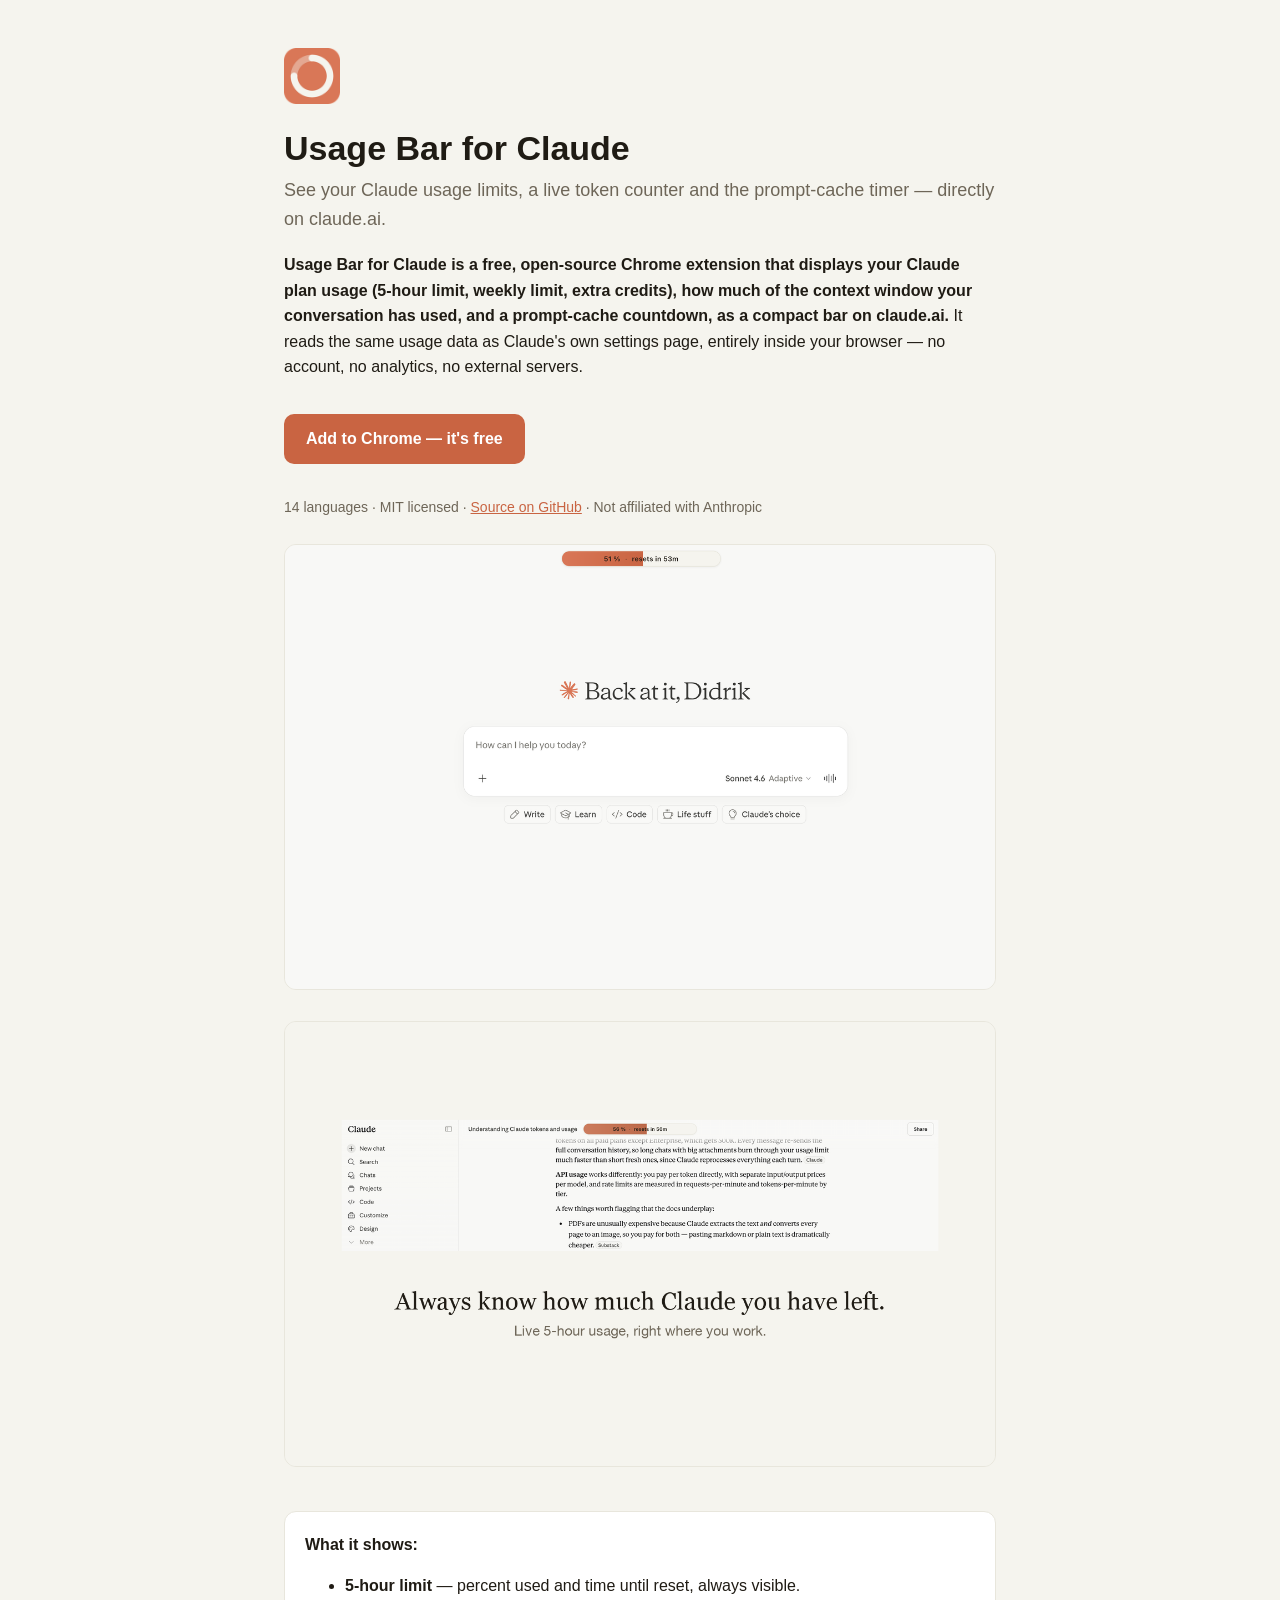
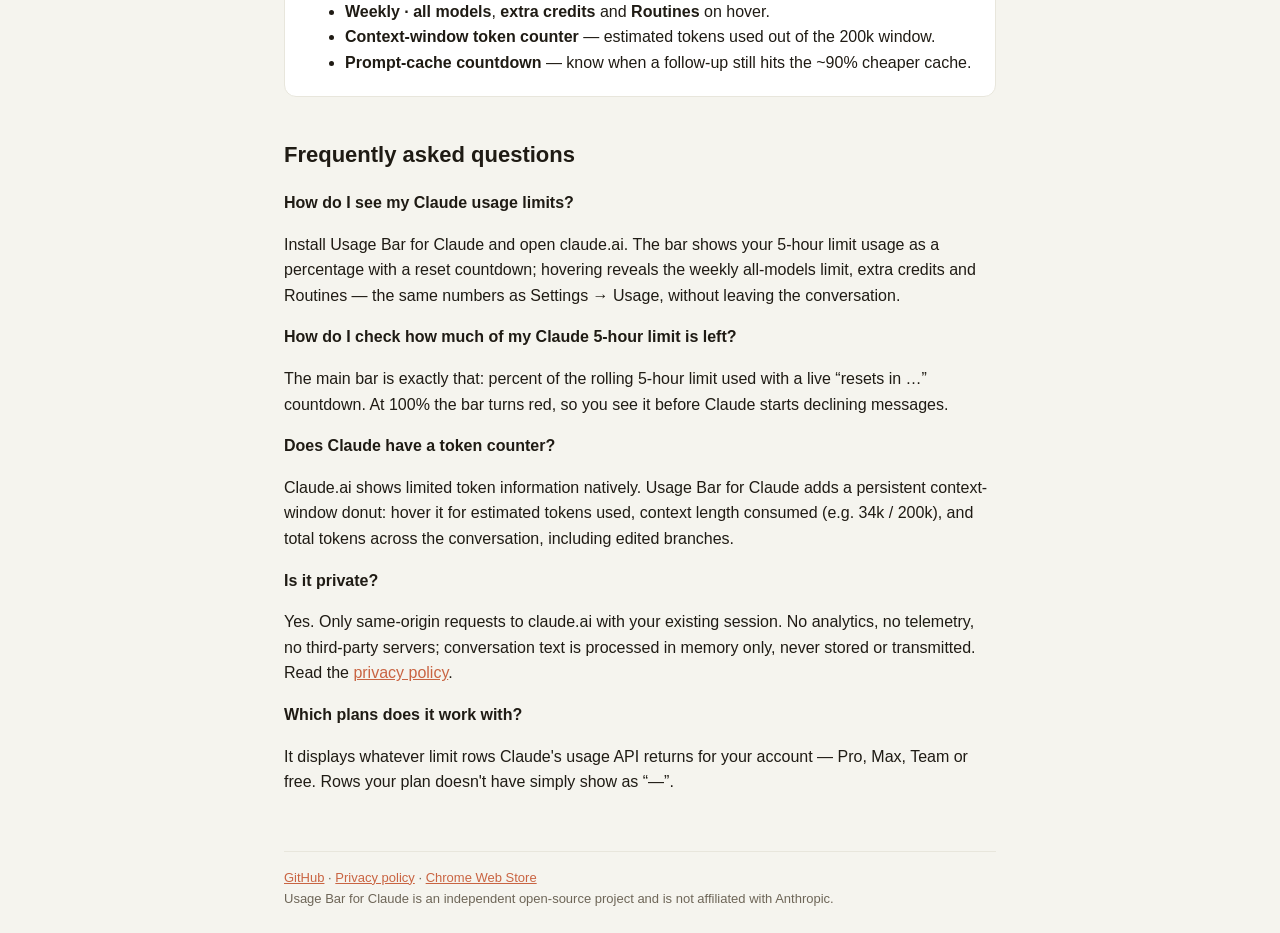
<file: index.html>
<!DOCTYPE html>
<html lang="en">
<head>
  <meta charset="UTF-8">
  <meta name="viewport" content="width=device-width, initial-scale=1">
  <title>Usage Bar for Claude — see your Claude usage limits, token counter & context window on claude.ai</title>
  <meta name="description" content="Usage Bar for Claude is a free, open-source Chrome extension that shows Claude plan usage limits (5-hour limit, weekly limit), a live token counter for the context window, and a prompt-cache countdown directly on claude.ai.">
  <link rel="canonical" href="https://disi910.github.io/claude-usage-bar/">
  <meta property="og:title" content="Usage Bar for Claude — Claude usage limits & token counter">
  <meta property="og:description" content="Free Chrome extension: see your Claude 5-hour limit, weekly limit, context-window token counter and prompt-cache timer directly on claude.ai. No analytics, no servers.">
  <meta property="og:type" content="website">
  <meta property="og:url" content="https://disi910.github.io/claude-usage-bar/">
  <meta property="og:image" content="https://disi910.github.io/claude-usage-bar/screenshots/01-home-1280.png">
  <!-- Google Analytics: create a second web stream for disi910.github.io in the
       same GA4 property as the Chrome Web Store stream, then replace the
       G-XXXXXXXXXX below (both places) with that stream's measurement ID. -->
  <!--
  <script async src="https://www.googletagmanager.com/gtag/js?id=G-XXXXXXXXXX"></script>
  <script>
    window.dataLayer = window.dataLayer || [];
    function gtag(){dataLayer.push(arguments);}
    gtag('js', new Date());
    gtag('config', 'G-XXXXXXXXXX');
  </script>
  -->
  <script type="application/ld+json">
  {
    "@context": "https://schema.org",
    "@type": "SoftwareApplication",
    "name": "Usage Bar for Claude",
    "operatingSystem": "Chrome",
    "applicationCategory": "BrowserApplication",
    "offers": { "@type": "Offer", "price": "0", "priceCurrency": "USD" },
    "aggregateRating": { "@type": "AggregateRating", "ratingValue": "5.0", "ratingCount": "1" },
    "description": "A free, open-source Chrome extension that shows Claude plan usage limits (5-hour limit, weekly limit, extra credits), a live token counter for the context window, and a prompt-cache countdown directly on claude.ai.",
    "url": "https://disi910.github.io/claude-usage-bar/",
    "installUrl": "https://chromewebstore.google.com/detail/usage-bar-for-claude/imblbfhdbdecholhjbagcjahdkhidneb",
    "license": "https://opensource.org/licenses/MIT",
    "author": { "@type": "Person", "name": "Didrik Sivertsen" }
  }
  </script>
  <script type="application/ld+json">
  {
    "@context": "https://schema.org",
    "@type": "FAQPage",
    "mainEntity": [
      {
        "@type": "Question",
        "name": "How do I see my Claude usage limits?",
        "acceptedAnswer": { "@type": "Answer", "text": "Install Usage Bar for Claude, a free Chrome extension, and open claude.ai. It shows your 5-hour limit usage as a percentage with a reset countdown, and a hover panel with your weekly all-models limit, extra credits and Routines usage — the same numbers as Claude's Settings → Usage page, always visible." }
      },
      {
        "@type": "Question",
        "name": "How do I check how much of my Claude 5-hour limit is left?",
        "acceptedAnswer": { "@type": "Answer", "text": "The extension's main bar shows the percent of the rolling 5-hour limit used with a live 'resets in' countdown, and turns red at 100% so you see it before Claude starts declining messages." }
      },
      {
        "@type": "Question",
        "name": "Does Claude have a token counter?",
        "acceptedAnswer": { "@type": "Answer", "text": "Claude.ai shows limited token information natively. Usage Bar for Claude adds a persistent context-window donut: hover it to see estimated tokens used, context length consumed (for example 34k / 200k), and total tokens across the conversation." }
      },
      {
        "@type": "Question",
        "name": "Is Usage Bar for Claude private?",
        "acceptedAnswer": { "@type": "Answer", "text": "Yes. It makes only same-origin requests to claude.ai using your existing session. No analytics, no telemetry, no third-party servers. Conversation text is processed in memory only to estimate tokens and is never stored or transmitted." }
      },
      {
        "@type": "Question",
        "name": "Is Usage Bar for Claude free?",
        "acceptedAnswer": { "@type": "Answer", "text": "Yes — free and open source under the MIT license. Install it from the Chrome Web Store or load it from source on GitHub." }
      }
    ]
  }
  </script>
  <style>
    :root {
      --coral: #C96442;
      --fg: #1F1B14;
      --muted: #6E6658;
      --bg: #F5F4EE;
      --surface: #FFFFFF;
      --border: #E8E6DC;
    }
    @media (prefers-color-scheme: dark) {
      :root {
        --coral: #D97757;
        --fg: #F0EDE5;
        --muted: #B8B0A2;
        --bg: #2C2A26;
        --surface: #3A3631;
        --border: #4A453E;
      }
    }
    * { box-sizing: border-box; }
    body {
      font-family: "Helvetica Neue", Helvetica, Arial, sans-serif;
      max-width: 760px;
      margin: 0 auto;
      padding: 48px 24px 24px;
      color: var(--fg);
      background: var(--bg);
      line-height: 1.6;
    }
    h1 { font-size: 34px; line-height: 1.2; margin: 16px 0 8px; }
    h2 { font-size: 22px; margin-top: 40px; }
    h3 { font-size: 16px; margin-bottom: 4px; }
    a { color: var(--coral); }
    .tagline { font-size: 18px; color: var(--muted); margin-top: 0; }
    .cta {
      display: inline-block;
      margin: 18px 0;
      padding: 12px 22px;
      background: var(--coral);
      color: #fff;
      border-radius: 10px;
      font-weight: 600;
      text-decoration: none;
    }
    .cta:hover { filter: brightness(1.07); }
    .meta { font-size: 14px; color: var(--muted); }
    img.shot {
      width: 100%;
      border-radius: 12px;
      border: 1px solid var(--border);
      margin: 12px 0;
    }
    .facts {
      background: var(--surface);
      border: 1px solid var(--border);
      border-radius: 12px;
      padding: 4px 20px;
      margin: 24px 0;
    }
    footer {
      margin-top: 56px;
      padding-top: 16px;
      border-top: 1px solid var(--border);
      font-size: 13px;
      color: var(--muted);
    }
  </style>
</head>
<body>
  <img src="icon128.png" width="56" height="56" alt="Usage Bar for Claude icon">
  <h1>Usage Bar for Claude</h1>
  <p class="tagline">See your Claude usage limits, a live token counter and the prompt-cache timer — directly on claude.ai.</p>

  <p><strong>Usage Bar for Claude is a free, open-source Chrome extension that displays your Claude plan usage
  (5-hour limit, weekly limit, extra credits), how much of the context window your conversation
  has used, and a prompt-cache countdown, as a compact bar on claude.ai.</strong> It reads the same
  usage data as Claude's own settings page, entirely inside your browser — no account, no analytics,
  no external servers.</p>

  <a class="cta" href="https://chromewebstore.google.com/detail/usage-bar-for-claude/imblbfhdbdecholhjbagcjahdkhidneb">Add to Chrome — it's free</a>
  <p class="meta">14 languages · MIT licensed · <a href="https://github.com/disi910/claude-usage-bar">Source on GitHub</a> · Not affiliated with Anthropic</p>

  <img class="shot" src="screenshots/01-home-1280.png" alt="Usage Bar for Claude showing the plan usage hover panel on claude.ai">
  <img class="shot" src="screenshots/03-closeup-1280.png" alt="Close-up of the usage bar inside the claude.ai chat box with context-window donut and cache timer">

  <div class="facts">
    <p><strong>What it shows:</strong></p>
    <ul>
      <li><strong>5-hour limit</strong> — percent used and time until reset, always visible.</li>
      <li><strong>Weekly · all models</strong>, <strong>extra credits</strong> and <strong>Routines</strong> on hover.</li>
      <li><strong>Context-window token counter</strong> — estimated tokens used out of the 200k window.</li>
      <li><strong>Prompt-cache countdown</strong> — know when a follow-up still hits the ~90% cheaper cache.</li>
    </ul>
  </div>

  <h2>Frequently asked questions</h2>

  <h3>How do I see my Claude usage limits?</h3>
  <p>Install Usage Bar for Claude and open claude.ai. The bar shows your 5-hour limit usage as a
  percentage with a reset countdown; hovering reveals the weekly all-models limit, extra credits and
  Routines — the same numbers as Settings → Usage, without leaving the conversation.</p>

  <h3>How do I check how much of my Claude 5-hour limit is left?</h3>
  <p>The main bar is exactly that: percent of the rolling 5-hour limit used with a live
  “resets in …” countdown. At 100% the bar turns red, so you see it before Claude starts
  declining messages.</p>

  <h3>Does Claude have a token counter?</h3>
  <p>Claude.ai shows limited token information natively. Usage Bar for Claude adds a persistent
  context-window donut: hover it for estimated tokens used, context length consumed
  (e.g. 34k / 200k), and total tokens across the conversation, including edited branches.</p>

  <h3>Is it private?</h3>
  <p>Yes. Only same-origin requests to claude.ai with your existing session. No analytics, no
  telemetry, no third-party servers; conversation text is processed in memory only, never stored
  or transmitted. Read the <a href="privacy-policy.html">privacy policy</a>.</p>

  <h3>Which plans does it work with?</h3>
  <p>It displays whatever limit rows Claude's usage API returns for your account — Pro, Max, Team
  or free. Rows your plan doesn't have simply show as “—”.</p>

  <footer>
    <a href="https://github.com/disi910/claude-usage-bar">GitHub</a> ·
    <a href="privacy-policy.html">Privacy policy</a> ·
    <a href="https://chromewebstore.google.com/detail/usage-bar-for-claude/imblbfhdbdecholhjbagcjahdkhidneb">Chrome Web Store</a><br>
    Usage Bar for Claude is an independent open-source project and is not affiliated with Anthropic.
  </footer>
</body>
</html>
</file>
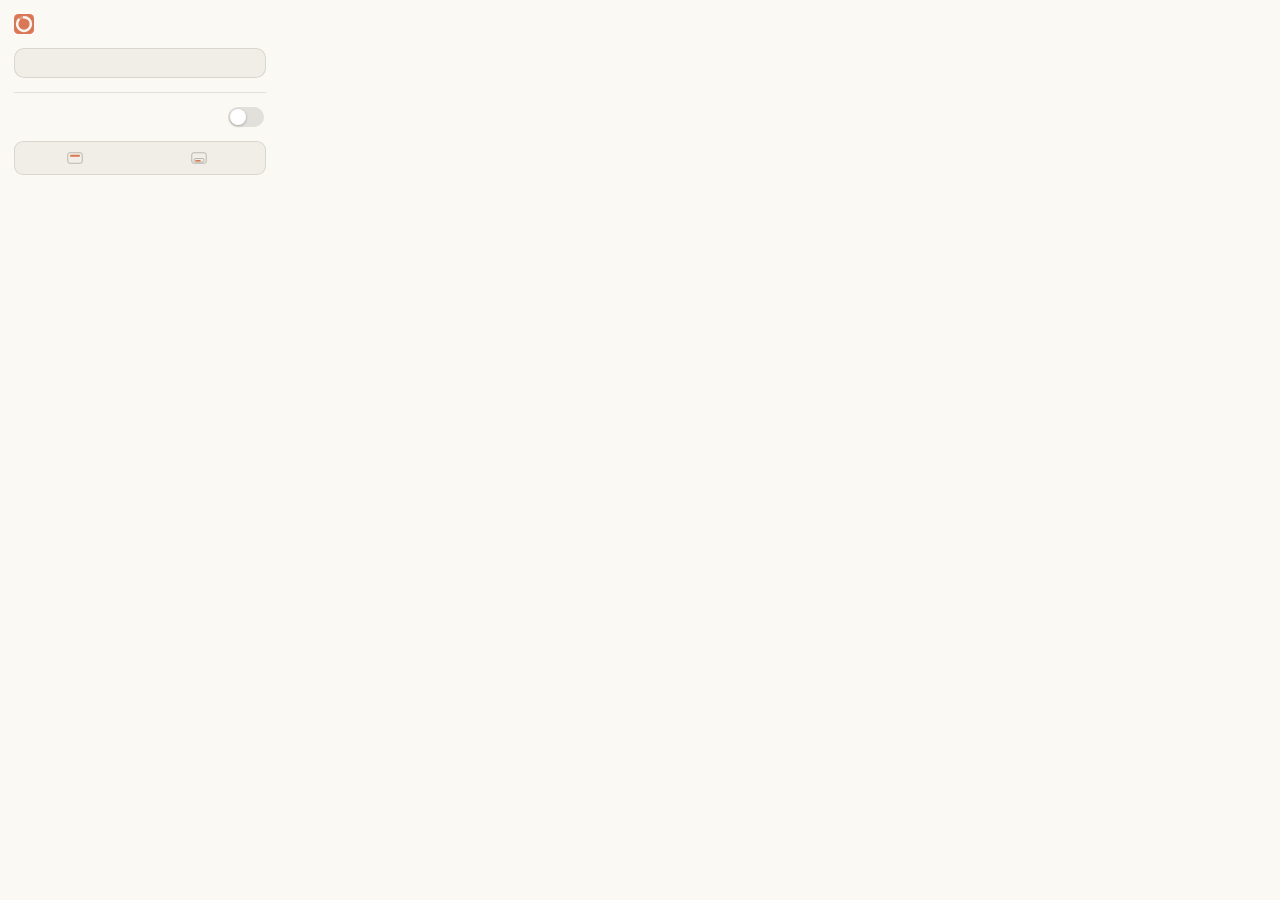
<file: popup.html>
<!doctype html>
<html>
<head>
  <meta charset="utf-8">
  <link rel="stylesheet" href="popup.css">
</head>
<body>
  <header>
    <svg class="mark" viewBox="0 0 32 32" aria-hidden="true">
      <rect x="0" y="0" width="32" height="32" rx="7" fill="#D97757"></rect>
      <circle cx="16" cy="16" r="11" fill="none" stroke="#F5F4EE" stroke-width="4" opacity="0.28"></circle>
      <circle cx="16" cy="16" r="11" fill="none" stroke="#F5F4EE" stroke-width="4" stroke-linecap="round"
              stroke-dasharray="69.115" stroke-dashoffset="10.367" transform="rotate(-90 16 16)"></circle>
    </svg>
    <h1 data-i18n="popupTitle"></h1>
  </header>

  <div class="usage" id="usage" hidden>
    <div class="usage-row" data-row="five_hour">
      <div class="usage-head">
        <span class="usage-label" data-i18n="fiveHourLimit"></span>
        <span class="usage-pct">— %</span>
      </div>
      <div class="usage-track"><div class="usage-fill"></div></div>
      <div class="usage-meta"></div>
    </div>
    <div class="usage-row" data-row="weekly_all">
      <div class="usage-head">
        <span class="usage-label" data-i18n="weeklyAllModels"></span>
        <span class="usage-pct">— %</span>
      </div>
      <div class="usage-track"><div class="usage-fill"></div></div>
      <div class="usage-meta"></div>
    </div>
  </div>

  <p class="usage-empty" id="usageEmpty" data-i18n="openClaudeForUsage"></p>

  <div class="rule"></div>

  <label class="toggle-row">
    <span data-i18n="showBar"></span>
    <span class="switch">
      <input type="checkbox" id="enabled">
      <span class="track"></span>
    </span>
  </label>

  <div class="section-label" data-i18n="position"></div>

  <div class="segmented">
    <label class="seg">
      <input type="radio" name="position" value="top">
      <svg viewBox="0 0 16 12" aria-hidden="true">
        <rect x="0.75" y="0.75" width="14.5" height="10.5" rx="2" fill="none" stroke="currentColor" stroke-opacity="0.4"></rect>
        <rect x="3" y="2.75" width="10" height="2" rx="1" fill="var(--pop-coral)"></rect>
      </svg>
      <span data-i18n="positionTop"></span>
    </label>
    <label class="seg">
      <input type="radio" name="position" value="composer">
      <svg viewBox="0 0 16 12" aria-hidden="true">
        <rect x="0.75" y="0.75" width="14.5" height="10.5" rx="2" fill="none" stroke="currentColor" stroke-opacity="0.4"></rect>
        <rect x="3" y="6.5" width="10" height="3.5" rx="1.5" fill="none" stroke="currentColor" stroke-opacity="0.4"></rect>
        <rect x="4.25" y="7.9" width="5.5" height="1.6" rx="0.8" fill="var(--pop-coral)"></rect>
      </svg>
      <span data-i18n="positionComposer"></span>
    </label>
  </div>

  <footer id="reviewFooter" hidden>
    <a href="https://chromewebstore.google.com/detail/imblbfhdbdecholhjbagcjahdkhidneb/reviews"
       target="_blank" rel="noopener" data-i18n="leaveReview"></a>
  </footer>

  <script src="popup.js"></script>
</body>
</html>
</file>
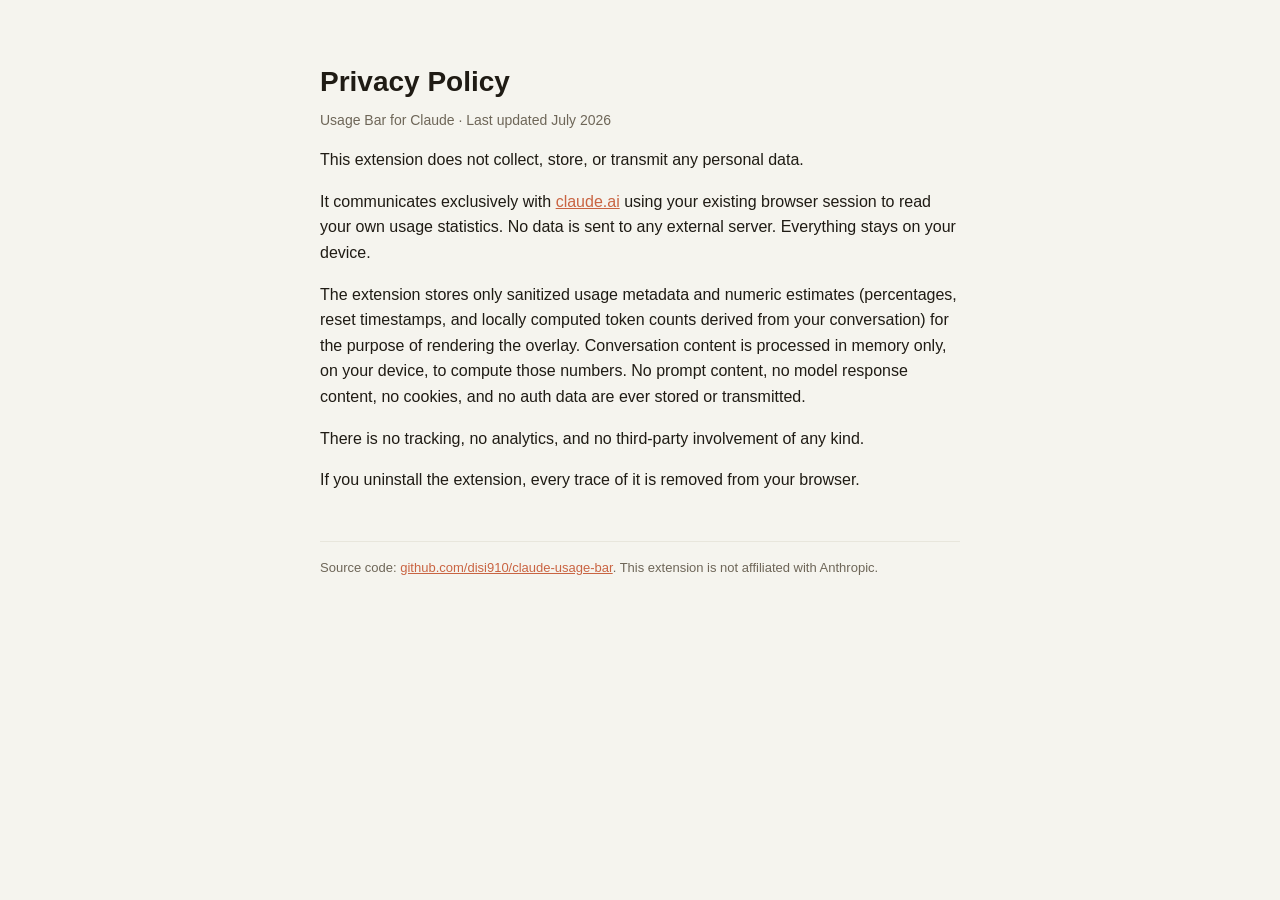
<file: privacy-policy.html>
<!DOCTYPE html>
<html lang="en">
<head>
  <meta charset="UTF-8">
  <meta name="viewport" content="width=device-width, initial-scale=1">
  <title>Privacy Policy &middot; Usage Bar for Claude</title>
  <style>
    body {
      font-family: "Helvetica Neue", Helvetica, Arial, sans-serif;
      max-width: 640px;
      margin: 60px auto;
      padding: 0 24px;
      color: #1F1B14;
      background: #F5F4EE;
      line-height: 1.6;
    }
    h1 { font-size: 28px; margin-bottom: 4px; }
    .updated { color: #6E6658; font-size: 14px; margin-top: 0; }
    p { margin: 16px 0; }
    a { color: #C96442; }
    footer {
      margin-top: 48px;
      padding-top: 16px;
      border-top: 1px solid #E8E6DC;
      font-size: 13px;
      color: #6E6658;
    }
  </style>
</head>
<body>
  <h1>Privacy Policy</h1>
  <p class="updated">Usage Bar for Claude &middot; Last updated July 2026</p>

  <p>This extension does not collect, store, or transmit any personal data.</p>

  <p>It communicates exclusively with <a href="https://claude.ai">claude.ai</a> using your
  existing browser session to read your own usage statistics. No data is sent to any
  external server. Everything stays on your device.</p>

  <p>The extension stores only sanitized usage metadata and numeric estimates (percentages,
  reset timestamps, and locally computed token counts derived from your conversation) for the
  purpose of rendering the overlay. Conversation content is processed in memory only, on your
  device, to compute those numbers. No prompt content, no model response content, no cookies,
  and no auth data are ever stored or transmitted.</p>

  <p>There is no tracking, no analytics, and no third-party involvement of any kind.</p>

  <p>If you uninstall the extension, every trace of it is removed from your browser.</p>

  <footer>
    Source code: <a href="https://github.com/disi910/claude-usage-bar">github.com/disi910/claude-usage-bar</a>.
    This extension is not affiliated with Anthropic.
  </footer>
</body>
</html>
</file>
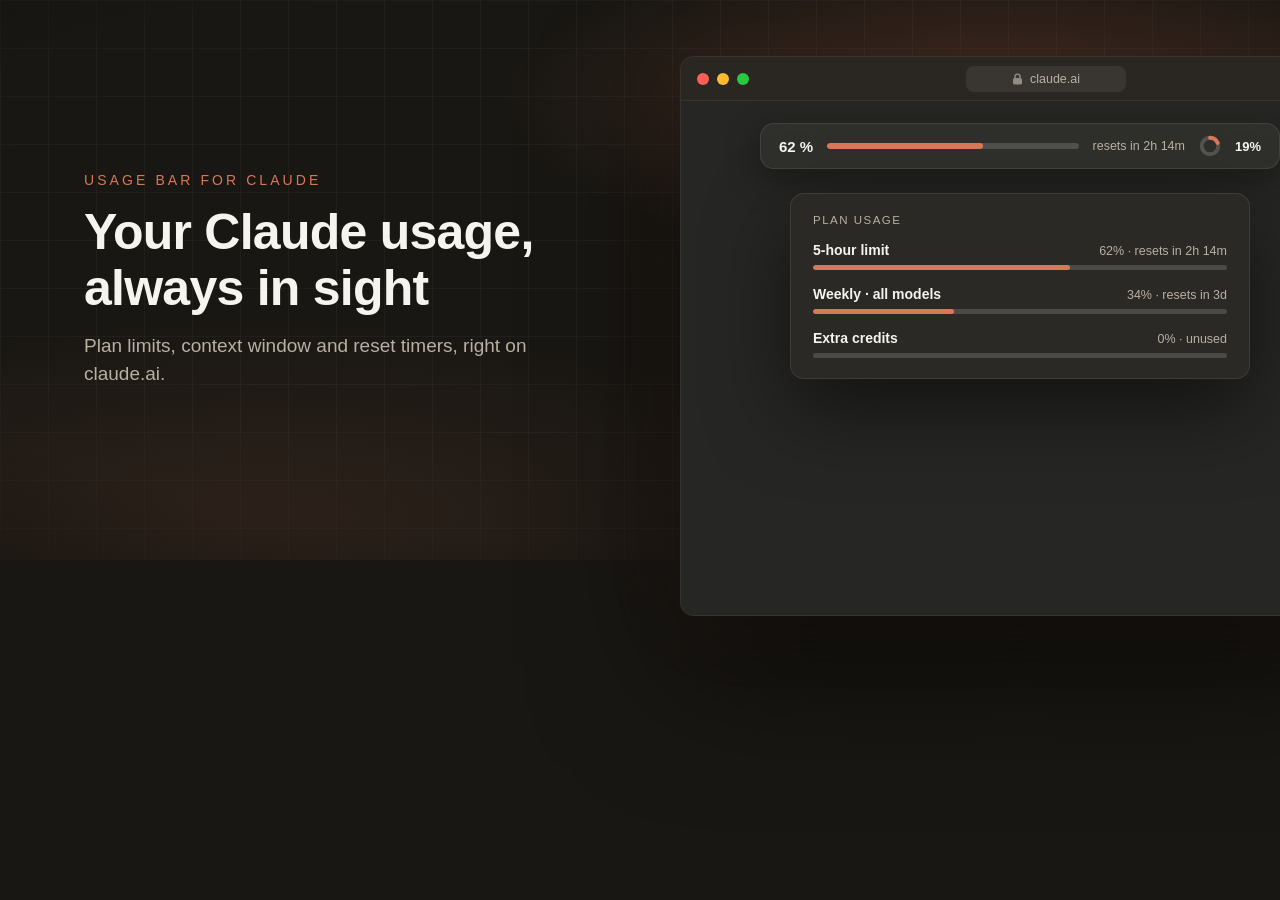
<file: marketing/templates/marquee.html>
<!doctype html>
<html><head><meta charset="utf-8">
<link rel="stylesheet" href="shared.css">
<style>
  body { width: 1400px; height: 560px; }
  .copy { position: absolute; left: 84px; top: 0; bottom: 0; width: 520px;
          display: flex; flex-direction: column; justify-content: center; }
  .copy .kicker { margin-bottom: 16px; }
  .copy h1 { font-size: 50px; margin-bottom: 16px; }
  .copy .sub { font-size: 19px; }
  .visual { position: absolute; left: 680px; top: 56px; }
  .win { width: 680px; height: 560px; }
  .appbody { height: 516px; padding: 22px 40px 0; }
  .ubar { width: 520px; margin: 0 auto; }
  .panel.plan { width: 460px; margin: 24px auto 0; }
</style></head>
<body>
  <div class="bg"><div class="glow"></div><div class="grid"></div><div class="vignette"></div></div>

  <div class="copy">
    <div class="kicker">Usage bar for Claude</div>
    <h1 class="head">Your Claude usage, always in sight</h1>
    <div class="sub">Plan limits, context window and reset timers, right on claude.ai.</div>
  </div>

  <div class="visual">
    <div class="win">
      <div class="titlebar">
        <div class="dots"><i></i><i></i><i></i></div>
        <div class="urlpill">
          <svg width="11" height="12" viewBox="0 0 11 12" fill="none"><rect x="1" y="5" width="9" height="6.5" rx="1.6" fill="#B8B0A2"/><path d="M3 5V3.6a2.5 2.5 0 0 1 5 0V5" stroke="#B8B0A2" stroke-width="1.4" fill="none"/></svg>
          claude.ai
        </div>
      </div>
      <div class="appbody">
        <div class="ubar">
          <span class="pct">62 %</span>
          <span class="track"><span class="fill" style="width:62%"></span></span>
          <span class="reset">resets in 2h 14m</span>
          <svg width="22" height="22" viewBox="0 0 40 40"><circle cx="20" cy="20" r="15" fill="none" stroke="rgba(245,244,238,.18)" stroke-width="7"/><circle cx="20" cy="20" r="15" fill="none" stroke="#D97757" stroke-width="7" stroke-linecap="round" stroke-dasharray="17.9 94.25" transform="rotate(-90 20 20)"/></svg>
          <span class="pct" style="font-size:13px">19%</span>
        </div>
        <div class="panel plan">
          <div class="ptitle">Plan usage</div>
          <div class="prow">
            <div class="top"><span class="name">5-hour limit</span><span class="val">62% · resets in 2h 14m</span></div>
            <div class="bar"><i style="width:62%"></i></div>
          </div>
          <div class="prow">
            <div class="top"><span class="name">Weekly · all models</span><span class="val">34% · resets in 3d</span></div>
            <div class="bar"><i style="width:34%"></i></div>
          </div>
          <div class="prow">
            <div class="top"><span class="name">Extra credits</span><span class="val">0% · unused</span></div>
            <div class="bar"><i style="width:0%"></i></div>
          </div>
        </div>
      </div>
    </div>
  </div>
</body></html>
</file>
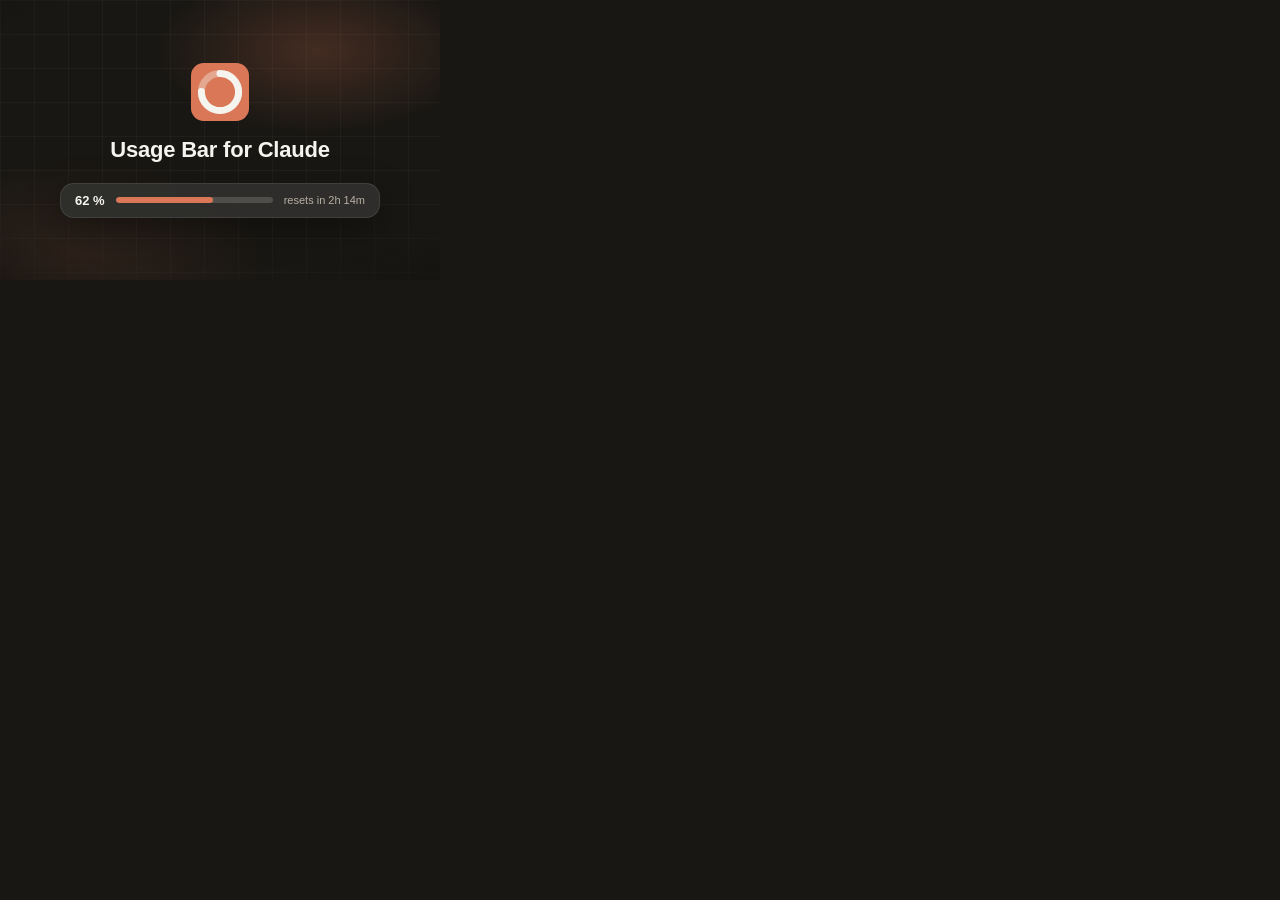
<file: marketing/templates/promo-tile.html>
<!doctype html>
<html><head><meta charset="utf-8">
<link rel="stylesheet" href="shared.css">
<style>
  body { width: 440px; height: 280px; display: flex; align-items: center; justify-content: center; }
  .bg .grid { background-size: 34px 34px; }
  .stack { position: relative; text-align: center; }
  .stack .name { font-size: 22px; font-weight: 600; margin: 16px 0 20px; letter-spacing: -.01em; }
  .ubar { width: 320px; padding: 9px 14px; gap: 11px; }
  .ubar .pct { font-size: 13px; }
  .ubar .reset { font-size: 11px; }
</style></head>
<body>
  <div class="bg"><div class="glow"></div><div class="grid"></div><div class="vignette"></div></div>
  <div class="stack">
    <svg class="mark" style="margin:0 auto" width="58" height="58" viewBox="0 0 128 128"><rect width="128" height="128" rx="28" fill="#D97757"/><circle cx="64" cy="64" r="41" fill="none" stroke="#F5F4EE" stroke-opacity=".39" stroke-width="15.4"/><circle cx="64" cy="64" r="41" fill="none" stroke="#F5F4EE" stroke-width="15.4" stroke-linecap="round" stroke-dasharray="193.2 257.6" transform="rotate(-90 64 64)"/></svg>
    <div class="name">Usage Bar for Claude</div>
    <div class="ubar">
      <span class="pct">62 %</span>
      <span class="track"><span class="fill" style="width:62%"></span></span>
      <span class="reset">resets in 2h 14m</span>
    </div>
  </div>
</body></html>
</file>
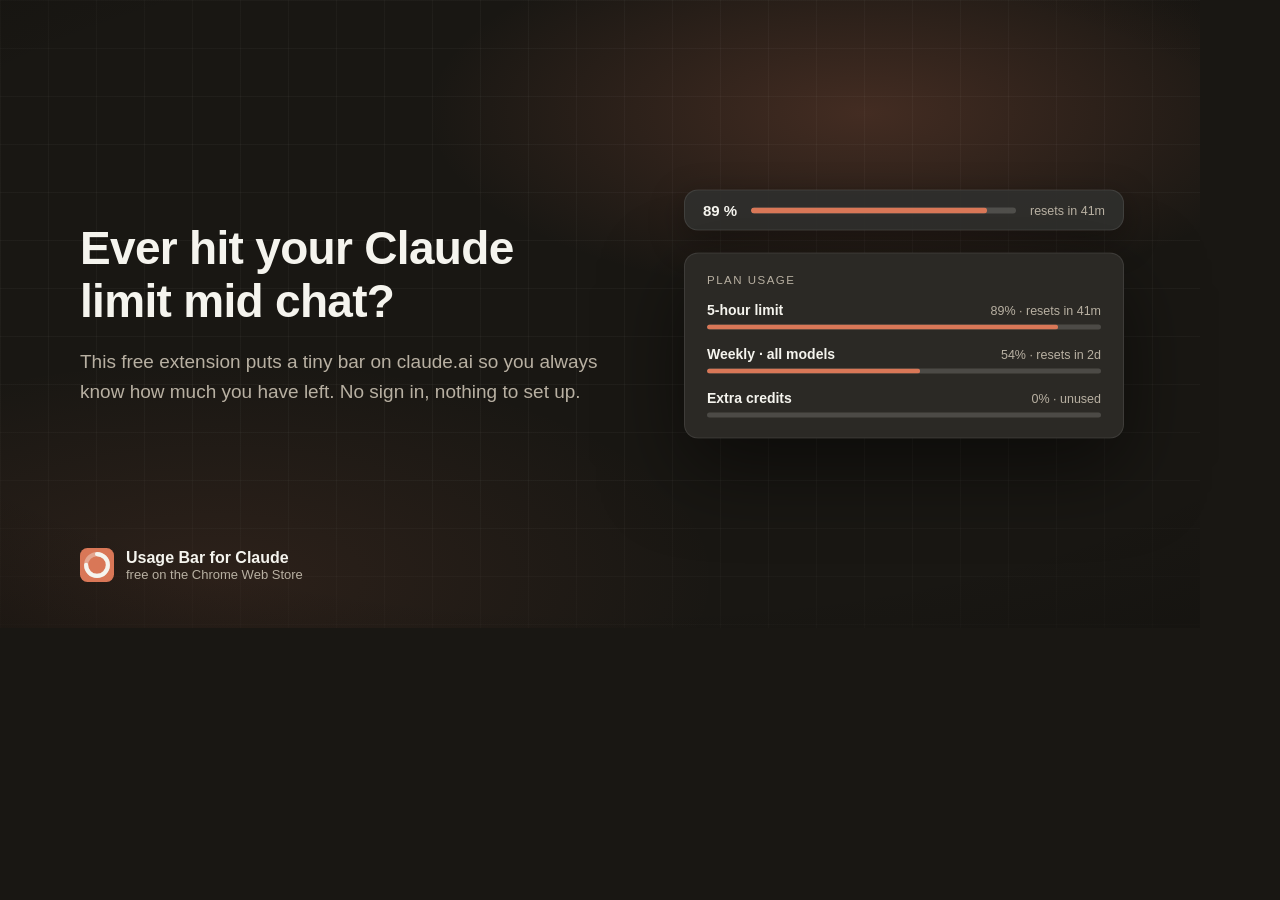
<file: marketing/templates/reddit-feed-a.html>
<!doctype html>
<html><head><meta charset="utf-8">
<link rel="stylesheet" href="shared.css">
<style>
  body { width: 1200px; height: 628px; }
  .copy { position: absolute; left: 80px; top: 0; bottom: 0; width: 520px;
          display: flex; flex-direction: column; justify-content: center; }
  .copy h1 { font-size: 46px; font-weight: 600; letter-spacing: -.015em; line-height: 1.15; margin-bottom: 20px; }
  .copy .sub { font-size: 19px; line-height: 1.55; color: var(--muted); }
  .lockup { position: absolute; left: 80px; bottom: 46px; }
  .visual { position: absolute; right: 76px; top: 50%; transform: translateY(-50%); width: 440px; }
  .ubar { margin-bottom: 22px; }
  .panel.plan { width: 100%; }
</style></head>
<body>
  <div class="bg"><div class="glow"></div><div class="grid"></div><div class="vignette"></div></div>

  <div class="copy">
    <h1>Ever hit your Claude limit mid chat?</h1>
    <div class="sub">This free extension puts a tiny bar on claude.ai so you always know how much you have left. No sign in, nothing to set up.</div>
  </div>
  <div class="lockup">
    <svg class="mark" width="34" height="34" viewBox="0 0 128 128"><rect width="128" height="128" rx="28" fill="#D97757"/><circle cx="64" cy="64" r="41" fill="none" stroke="#F5F4EE" stroke-opacity=".39" stroke-width="15.4"/><circle cx="64" cy="64" r="41" fill="none" stroke="#F5F4EE" stroke-width="15.4" stroke-linecap="round" stroke-dasharray="193.2 257.6" transform="rotate(-90 64 64)"/></svg>
    <div>
      <div class="name">Usage Bar for Claude</div>
      <div class="meta">free on the Chrome Web Store</div>
    </div>
  </div>

  <div class="visual">
    <div class="ubar">
      <span class="pct">89 %</span>
      <span class="track"><span class="fill" style="width:89%"></span></span>
      <span class="reset">resets in 41m</span>
    </div>
    <div class="panel plan">
      <div class="ptitle">Plan usage</div>
      <div class="prow">
        <div class="top"><span class="name">5-hour limit</span><span class="val">89% · resets in 41m</span></div>
        <div class="bar"><i style="width:89%"></i></div>
      </div>
      <div class="prow">
        <div class="top"><span class="name">Weekly · all models</span><span class="val">54% · resets in 2d</span></div>
        <div class="bar"><i style="width:54%"></i></div>
      </div>
      <div class="prow">
        <div class="top"><span class="name">Extra credits</span><span class="val">0% · unused</span></div>
        <div class="bar"><i style="width:0%"></i></div>
      </div>
    </div>
  </div>
</body></html>
</file>
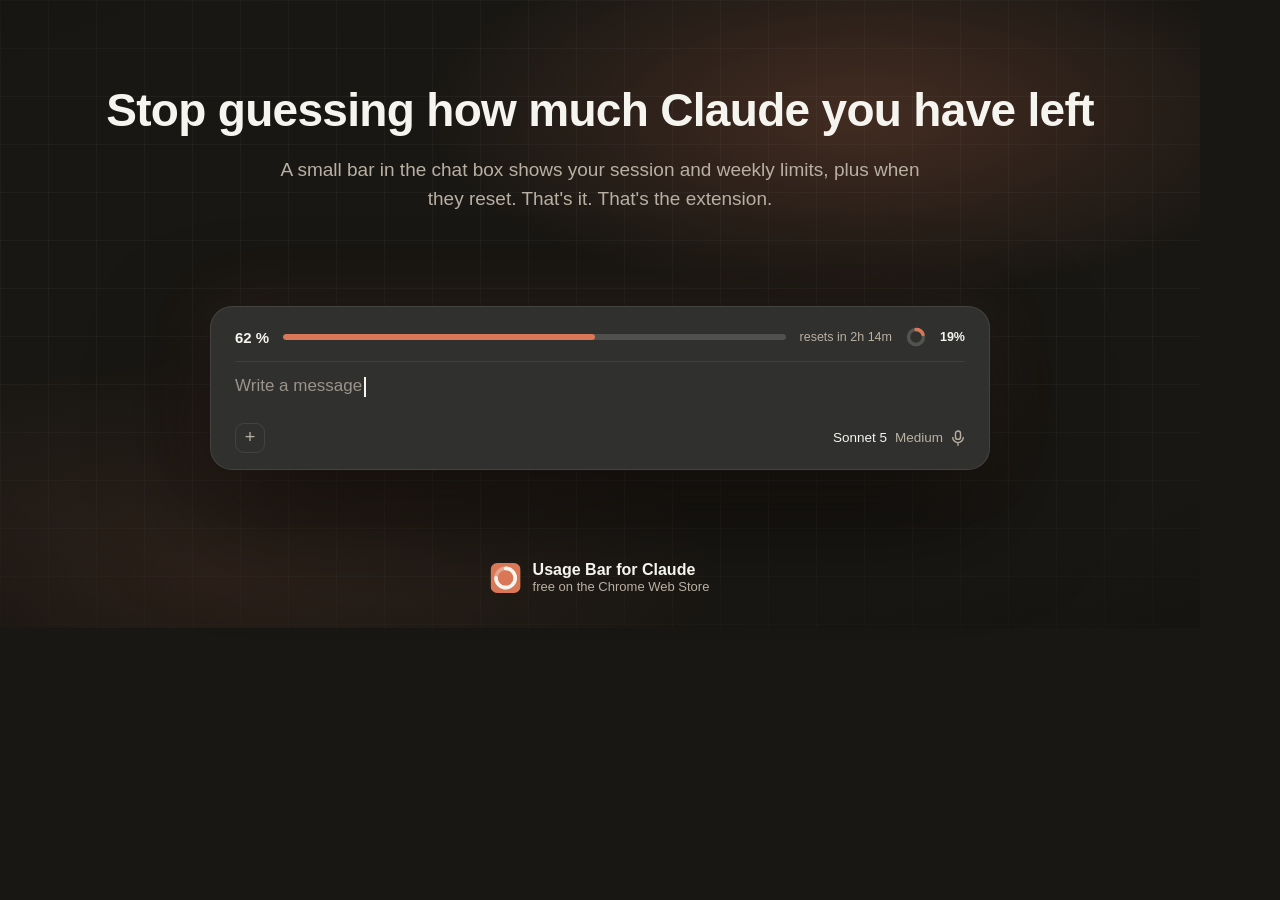
<file: marketing/templates/reddit-feed-b.html>
<!doctype html>
<html><head><meta charset="utf-8">
<link rel="stylesheet" href="shared.css">
<style>
  body { width: 1200px; height: 628px; }
  .copy { position: absolute; left: 0; right: 0; top: 84px; text-align: center; }
  .copy h1 { font-size: 46px; font-weight: 600; letter-spacing: -.015em; line-height: 1.15; margin-bottom: 18px; }
  .copy .sub { font-size: 19px; line-height: 1.55; color: var(--muted); max-width: 640px; margin: 0 auto; }
  .stage { position: absolute; left: 50%; transform: translateX(-50%); top: 306px; }
  .composer { width: 780px; padding: 20px 24px 16px; box-shadow: 0 40px 110px rgba(0,0,0,.55), 0 0 70px rgba(217,119,87,.10); }
  .caret { display: inline-block; width: 2px; height: 20px; background: var(--cream); vertical-align: middle; margin-left: 2px; }
  .lockup { position: absolute; left: 50%; transform: translateX(-50%); bottom: 34px; }
</style></head>
<body>
  <div class="bg"><div class="glow"></div><div class="grid"></div><div class="vignette"></div></div>

  <div class="copy">
    <h1>Stop guessing how much Claude you have left</h1>
    <div class="sub">A small bar in the chat box shows your session and weekly limits, plus when they reset. That's it. That's the extension.</div>
  </div>

  <div class="stage">
    <div class="composer">
      <div class="ubar inline">
        <span class="pct">62 %</span>
        <span class="track"><span class="fill" style="width:62%"></span></span>
        <span class="reset">resets in 2h 14m</span>
        <svg width="20" height="20" viewBox="0 0 40 40"><circle cx="20" cy="20" r="15" fill="none" stroke="rgba(245,244,238,.18)" stroke-width="7"/><circle cx="20" cy="20" r="15" fill="none" stroke="#D97757" stroke-width="7" stroke-linecap="round" stroke-dasharray="17.9 94.25" transform="rotate(-90 20 20)"/></svg>
        <span class="pct" style="font-size:12.5px">19%</span>
      </div>
      <div class="ph">Write a message<span class="caret"></span></div>
      <div class="row">
        <span class="plus">+</span>
        <span class="model"><b>Sonnet 5</b> Medium
          <svg width="14" height="16" viewBox="0 0 14 16" fill="none" stroke="#B8B0A2" stroke-width="1.4" stroke-linecap="round"><rect x="4.5" y="1" width="5" height="8.4" rx="2.5"/><path d="M1.8 7.4a5.2 5.2 0 0 0 10.4 0M7 12.8v2.4"/></svg>
        </span>
      </div>
    </div>
  </div>

  <div class="lockup">
    <svg class="mark" width="30" height="30" viewBox="0 0 128 128"><rect width="128" height="128" rx="28" fill="#D97757"/><circle cx="64" cy="64" r="41" fill="none" stroke="#F5F4EE" stroke-opacity=".39" stroke-width="15.4"/><circle cx="64" cy="64" r="41" fill="none" stroke="#F5F4EE" stroke-width="15.4" stroke-linecap="round" stroke-dasharray="193.2 257.6" transform="rotate(-90 64 64)"/></svg>
    <div>
      <div class="name">Usage Bar for Claude</div>
      <div class="meta">free on the Chrome Web Store</div>
    </div>
  </div>
</body></html>
</file>
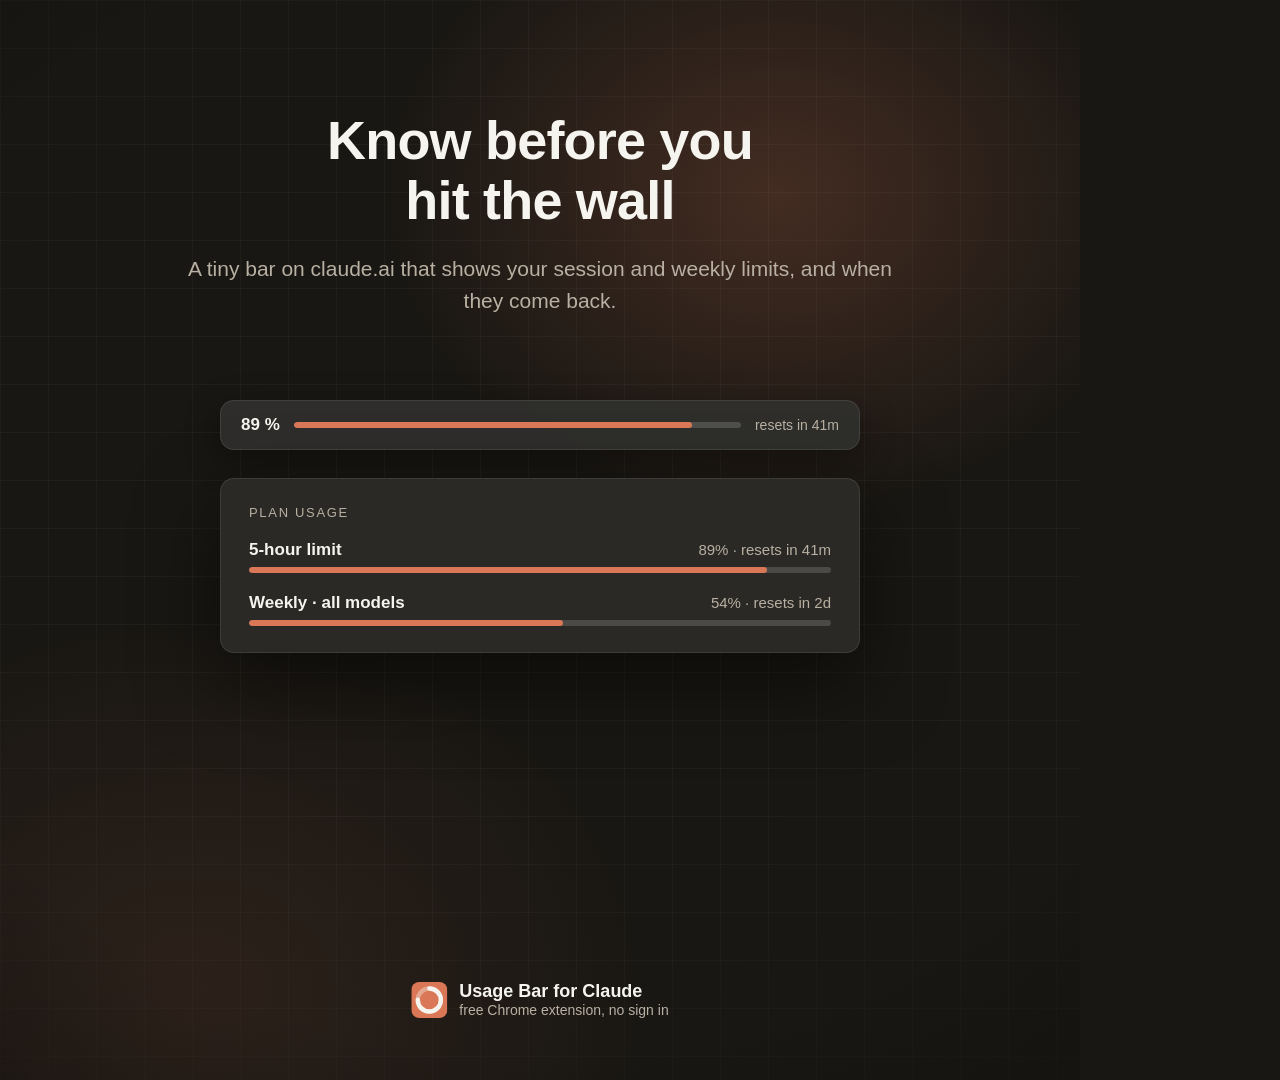
<file: marketing/templates/reddit-square.html>
<!doctype html>
<html><head><meta charset="utf-8">
<link rel="stylesheet" href="shared.css">
<style>
  body { width: 1080px; height: 1080px; }
  .copy { position: absolute; left: 0; right: 0; top: 110px; text-align: center; }
  .copy h1 { font-size: 54px; font-weight: 600; letter-spacing: -.015em; line-height: 1.12; margin-bottom: 22px; }
  .copy .sub { font-size: 21px; line-height: 1.55; color: var(--muted); max-width: 720px; margin: 0 auto; }
  .visual { position: absolute; left: 50%; transform: translateX(-50%); top: 400px; width: 640px; }
  .ubar { margin-bottom: 28px; padding: 14px 20px; }
  .ubar .pct { font-size: 17px; }
  .ubar .reset { font-size: 14px; }
  .panel.plan { width: 100%; padding: 26px 28px; }
  .panel .ptitle { font-size: 13px; margin-bottom: 20px; }
  .prow { margin-bottom: 20px; }
  .prow .name { font-size: 17px; }
  .prow .val { font-size: 15px; }
  .prow .bar { height: 6px; }
  .lockup { position: absolute; left: 50%; transform: translateX(-50%); bottom: 62px; }
  .lockup .name { font-size: 18px; }
  .lockup .meta { font-size: 14px; }
</style></head>
<body>
  <div class="bg"><div class="glow"></div><div class="grid"></div><div class="vignette"></div></div>

  <div class="copy">
    <h1>Know before you<br>hit the wall</h1>
    <div class="sub">A tiny bar on claude.ai that shows your session and weekly limits, and when they come back.</div>
  </div>

  <div class="visual">
    <div class="ubar">
      <span class="pct">89 %</span>
      <span class="track"><span class="fill" style="width:89%"></span></span>
      <span class="reset">resets in 41m</span>
    </div>
    <div class="panel plan">
      <div class="ptitle">Plan usage</div>
      <div class="prow">
        <div class="top"><span class="name">5-hour limit</span><span class="val">89% · resets in 41m</span></div>
        <div class="bar"><i style="width:89%"></i></div>
      </div>
      <div class="prow">
        <div class="top"><span class="name">Weekly · all models</span><span class="val">54% · resets in 2d</span></div>
        <div class="bar"><i style="width:54%"></i></div>
      </div>
    </div>
  </div>

  <div class="lockup">
    <svg class="mark" width="36" height="36" viewBox="0 0 128 128"><rect width="128" height="128" rx="28" fill="#D97757"/><circle cx="64" cy="64" r="41" fill="none" stroke="#F5F4EE" stroke-opacity=".39" stroke-width="15.4"/><circle cx="64" cy="64" r="41" fill="none" stroke="#F5F4EE" stroke-width="15.4" stroke-linecap="round" stroke-dasharray="193.2 257.6" transform="rotate(-90 64 64)"/></svg>
    <div>
      <div class="name">Usage Bar for Claude</div>
      <div class="meta">free Chrome extension, no sign in</div>
    </div>
  </div>
</body></html>
</file>
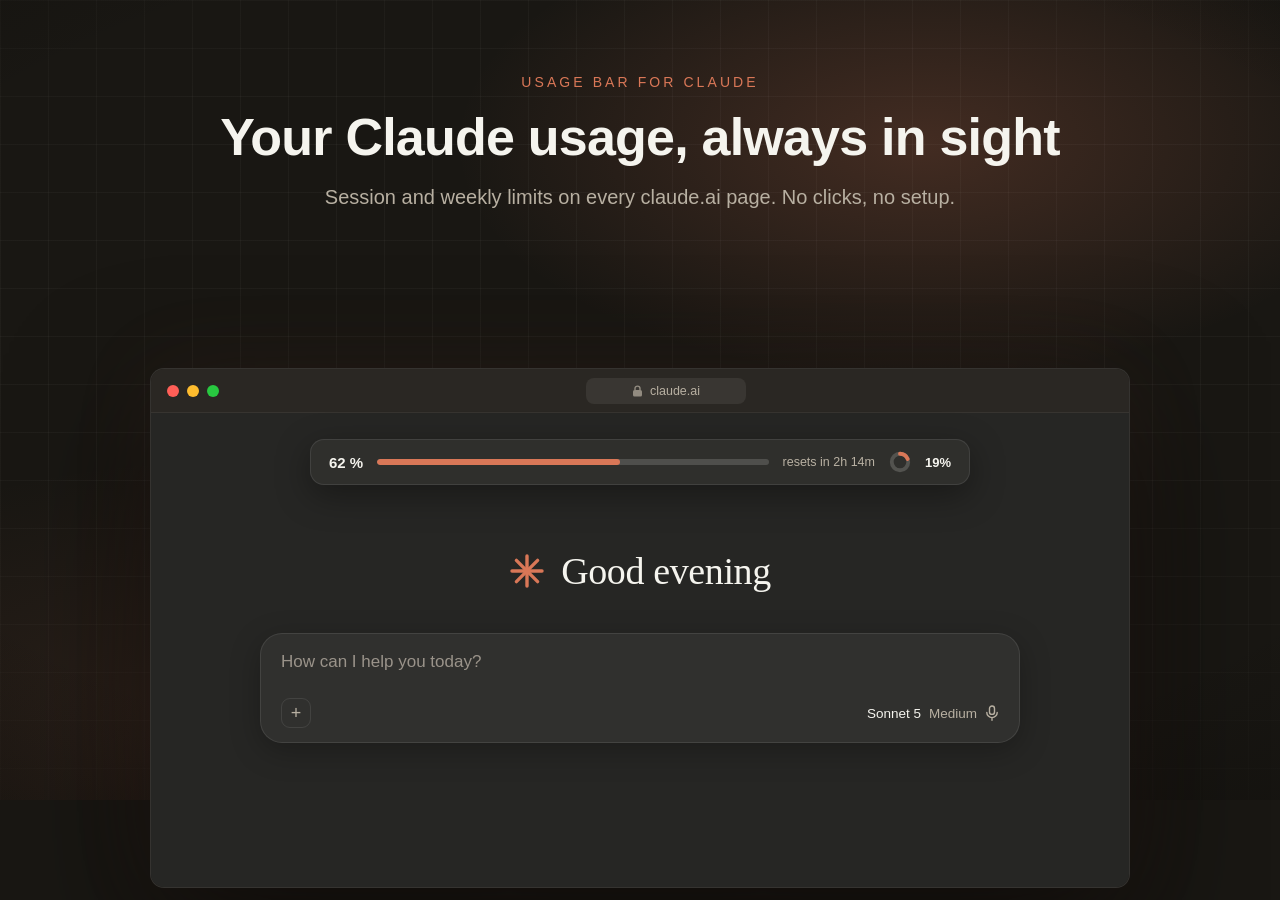
<file: marketing/templates/slide-01-hero.html>
<!doctype html>
<html><head><meta charset="utf-8">
<link rel="stylesheet" href="shared.css">
<style>
  body { width: 1280px; height: 800px; }
  .headwrap { position: absolute; top: 74px; left: 0; right: 0; text-align: center; }
  .headwrap .kicker { margin-bottom: 18px; }
  .headwrap h1 { margin-bottom: 16px; }
  .headwrap .sub { max-width: 640px; margin: 0 auto; }
  .win { position: absolute; left: 50%; transform: translateX(-50%); top: 368px; width: 980px; height: 520px; }
  .appbody { height: 476px; padding: 26px 60px 0; }
  .ubar { width: 660px; margin: 0 auto; }
  .greeting { margin-top: 64px; }
  .composer { width: 760px; margin: 40px auto 0; }
</style></head>
<body>
  <div class="bg"><div class="glow"></div><div class="grid"></div><div class="vignette"></div></div>

  <div class="headwrap">
    <div class="kicker">Usage bar for Claude</div>
    <h1 class="head">Your Claude usage, always in sight</h1>
    <div class="sub">Session and weekly limits on every claude.ai page. No clicks, no setup.</div>
  </div>

  <div class="win">
    <div class="titlebar">
      <div class="dots"><i></i><i></i><i></i></div>
      <div class="urlpill">
        <svg width="11" height="12" viewBox="0 0 11 12" fill="none"><rect x="1" y="5" width="9" height="6.5" rx="1.6" fill="#B8B0A2"/><path d="M3 5V3.6a2.5 2.5 0 0 1 5 0V5" stroke="#B8B0A2" stroke-width="1.4" fill="none"/></svg>
        claude.ai
      </div>
    </div>
    <div class="appbody">
      <div class="ubar">
        <span class="pct">62 %</span>
        <span class="track"><span class="fill" style="width:62%"></span></span>
        <span class="reset">resets in 2h 14m</span>
        <svg width="22" height="22" viewBox="0 0 40 40"><circle cx="20" cy="20" r="15" fill="none" stroke="rgba(245,244,238,.18)" stroke-width="7"/><circle cx="20" cy="20" r="15" fill="none" stroke="#D97757" stroke-width="7" stroke-linecap="round" stroke-dasharray="17.9 94.25" transform="rotate(-90 20 20)"/></svg>
        <span class="pct" style="font-size:13px">19%</span>
      </div>
      <div class="greeting">
        <svg width="36" height="36" viewBox="0 0 36 36"><g stroke="#D97757" stroke-width="3.4" stroke-linecap="round"><line x1="18" y1="3" x2="18" y2="33"/><line x1="3" y1="18" x2="33" y2="18"/><line x1="7.4" y1="7.4" x2="28.6" y2="28.6"/><line x1="28.6" y1="7.4" x2="7.4" y2="28.6"/></g></svg>
        Good evening
      </div>
      <div class="composer">
        <div class="ph">How can I help you today?</div>
        <div class="row">
          <span class="plus">+</span>
          <span class="model"><b>Sonnet 5</b> Medium
            <svg width="14" height="16" viewBox="0 0 14 16" fill="none" stroke="#B8B0A2" stroke-width="1.4" stroke-linecap="round"><rect x="4.5" y="1" width="5" height="8.4" rx="2.5"/><path d="M1.8 7.4a5.2 5.2 0 0 0 10.4 0M7 12.8v2.4"/></svg>
          </span>
        </div>
      </div>
    </div>
  </div>
</body></html>
</file>
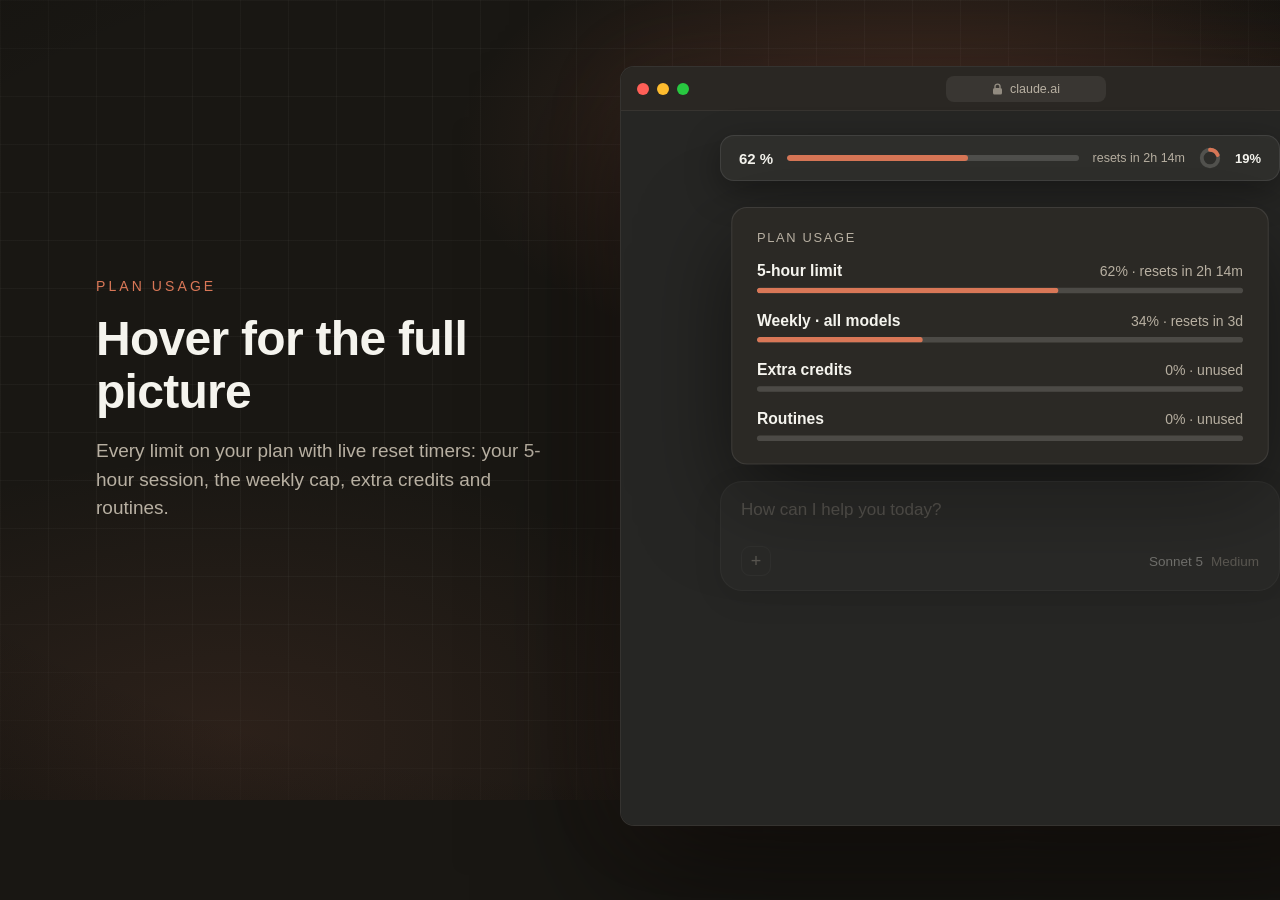
<file: marketing/templates/slide-02-plan.html>
<!doctype html>
<html><head><meta charset="utf-8">
<link rel="stylesheet" href="shared.css">
<style>
  body { width: 1280px; height: 800px; }
  .copy { position: absolute; left: 96px; top: 0; bottom: 0; width: 460px;
          display: flex; flex-direction: column; justify-content: center; }
  .copy .kicker { margin-bottom: 18px; }
  .copy h1 { font-size: 48px; margin-bottom: 18px; }
  .copy .sub { font-size: 19px; }
  .visual { position: absolute; left: 620px; top: 66px; }
  .win { width: 760px; height: 760px; }
  .appbody { height: 716px; padding: 24px 44px 0; }
  .ghost { opacity: .35; }
  .ghost .composer { width: 560px; margin: 44px auto 0; }
  .ubar { width: 560px; margin: 0 auto; }
  .panel.plan { width: 480px; margin: 26px auto 0; transform: scale(1.12); transform-origin: top center; }
</style></head>
<body>
  <div class="bg"><div class="glow"></div><div class="grid"></div><div class="vignette"></div></div>

  <div class="copy">
    <div class="kicker">Plan usage</div>
    <h1 class="head">Hover for the full picture</h1>
    <div class="sub">Every limit on your plan with live reset timers: your 5-hour session, the weekly cap, extra credits and routines.</div>
  </div>

  <div class="visual">
    <div class="win">
      <div class="titlebar">
        <div class="dots"><i></i><i></i><i></i></div>
        <div class="urlpill">
          <svg width="11" height="12" viewBox="0 0 11 12" fill="none"><rect x="1" y="5" width="9" height="6.5" rx="1.6" fill="#B8B0A2"/><path d="M3 5V3.6a2.5 2.5 0 0 1 5 0V5" stroke="#B8B0A2" stroke-width="1.4" fill="none"/></svg>
          claude.ai
        </div>
      </div>
      <div class="appbody">
        <div class="ubar">
          <span class="pct">62 %</span>
          <span class="track"><span class="fill" style="width:62%"></span></span>
          <span class="reset">resets in 2h 14m</span>
          <svg width="22" height="22" viewBox="0 0 40 40"><circle cx="20" cy="20" r="15" fill="none" stroke="rgba(245,244,238,.18)" stroke-width="7"/><circle cx="20" cy="20" r="15" fill="none" stroke="#D97757" stroke-width="7" stroke-linecap="round" stroke-dasharray="17.9 94.25" transform="rotate(-90 20 20)"/></svg>
          <span class="pct" style="font-size:13px">19%</span>
        </div>
        <div class="panel plan">
          <div class="ptitle">Plan usage</div>
          <div class="prow">
            <div class="top"><span class="name">5-hour limit</span><span class="val">62% · resets in 2h 14m</span></div>
            <div class="bar"><i style="width:62%"></i></div>
          </div>
          <div class="prow">
            <div class="top"><span class="name">Weekly · all models</span><span class="val">34% · resets in 3d</span></div>
            <div class="bar"><i style="width:34%"></i></div>
          </div>
          <div class="prow">
            <div class="top"><span class="name">Extra credits</span><span class="val">0% · unused</span></div>
            <div class="bar"><i style="width:0%"></i></div>
          </div>
          <div class="prow">
            <div class="top"><span class="name">Routines</span><span class="val">0% · unused</span></div>
            <div class="bar"><i style="width:0%"></i></div>
          </div>
        </div>
        <div class="ghost">
          <div class="composer">
            <div class="ph">How can I help you today?</div>
            <div class="row"><span class="plus">+</span><span class="model"><b>Sonnet 5</b> Medium</span></div>
          </div>
        </div>
      </div>
    </div>
  </div>
</body></html>
</file>
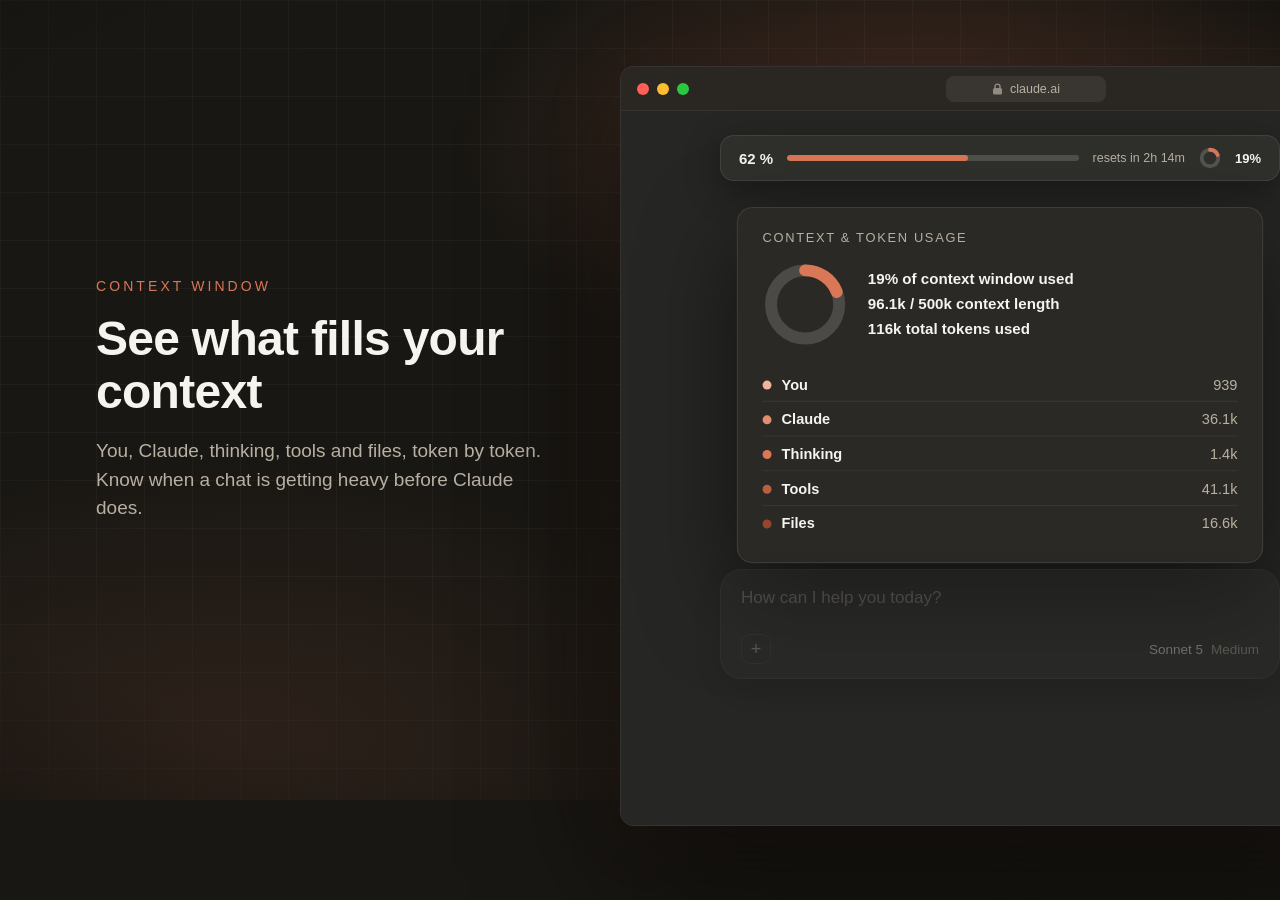
<file: marketing/templates/slide-03-context.html>
<!doctype html>
<html><head><meta charset="utf-8">
<link rel="stylesheet" href="shared.css">
<style>
  body { width: 1280px; height: 800px; }
  .copy { position: absolute; left: 96px; top: 0; bottom: 0; width: 460px;
          display: flex; flex-direction: column; justify-content: center; }
  .copy .kicker { margin-bottom: 18px; }
  .copy h1 { font-size: 48px; margin-bottom: 18px; }
  .copy .sub { font-size: 19px; }
  .visual { position: absolute; left: 620px; top: 66px; }
  .win { width: 760px; height: 760px; }
  .appbody { height: 716px; padding: 24px 44px 0; }
  .ghost { opacity: .35; }
  .ghost .composer { width: 560px; margin: 44px auto 0; }
  .ubar { width: 560px; margin: 0 auto; }
  .panel.ctx { width: 470px; margin: 26px auto 0; transform: scale(1.12); transform-origin: top center; }
</style></head>
<body>
  <div class="bg"><div class="glow"></div><div class="grid"></div><div class="vignette"></div></div>

  <div class="copy">
    <div class="kicker">Context window</div>
    <h1 class="head">See what fills your context</h1>
    <div class="sub">You, Claude, thinking, tools and files, token by token. Know when a chat is getting heavy before Claude does.</div>
  </div>

  <div class="visual">
    <div class="win">
      <div class="titlebar">
        <div class="dots"><i></i><i></i><i></i></div>
        <div class="urlpill">
          <svg width="11" height="12" viewBox="0 0 11 12" fill="none"><rect x="1" y="5" width="9" height="6.5" rx="1.6" fill="#B8B0A2"/><path d="M3 5V3.6a2.5 2.5 0 0 1 5 0V5" stroke="#B8B0A2" stroke-width="1.4" fill="none"/></svg>
          claude.ai
        </div>
      </div>
      <div class="appbody">
        <div class="ubar">
          <span class="pct">62 %</span>
          <span class="track"><span class="fill" style="width:62%"></span></span>
          <span class="reset">resets in 2h 14m</span>
          <svg width="22" height="22" viewBox="0 0 40 40"><circle cx="20" cy="20" r="15" fill="none" stroke="rgba(245,244,238,.18)" stroke-width="7"/><circle cx="20" cy="20" r="15" fill="none" stroke="#D97757" stroke-width="7" stroke-linecap="round" stroke-dasharray="17.9 94.25" transform="rotate(-90 20 20)"/></svg>
          <span class="pct" style="font-size:13px">19%</span>
        </div>
        <div class="panel ctx">
          <div class="ptitle">Context &amp; token usage</div>
          <div class="ctxhead">
            <svg width="76" height="76" viewBox="0 0 40 40"><circle cx="20" cy="20" r="16" fill="none" stroke="rgba(245,244,238,.16)" stroke-width="5.6"/><circle cx="20" cy="20" r="16" fill="none" stroke="#D97757" stroke-width="5.6" stroke-linecap="round" stroke-dasharray="19.1 100.5" transform="rotate(-90 20 20)"/></svg>
            <div class="lines">
              <span>19% of context window used</span>
              <span>96.1k / 500k context length</span>
              <span>116k total tokens used</span>
            </div>
          </div>
          <div class="crow"><span class="lbl"><span class="dot" style="background:var(--cat-you)"></span>You</span><span class="num">939</span></div>
          <div class="crow"><span class="lbl"><span class="dot" style="background:var(--cat-claude)"></span>Claude</span><span class="num">36.1k</span></div>
          <div class="crow"><span class="lbl"><span class="dot" style="background:var(--cat-thinking)"></span>Thinking</span><span class="num">1.4k</span></div>
          <div class="crow"><span class="lbl"><span class="dot" style="background:var(--cat-tools)"></span>Tools</span><span class="num">41.1k</span></div>
          <div class="crow"><span class="lbl"><span class="dot" style="background:var(--cat-files)"></span>Files</span><span class="num">16.6k</span></div>
        </div>
        <div class="ghost">
          <div class="composer">
            <div class="ph">How can I help you today?</div>
            <div class="row"><span class="plus">+</span><span class="model"><b>Sonnet 5</b> Medium</span></div>
          </div>
        </div>
      </div>
    </div>
  </div>
</body></html>
</file>
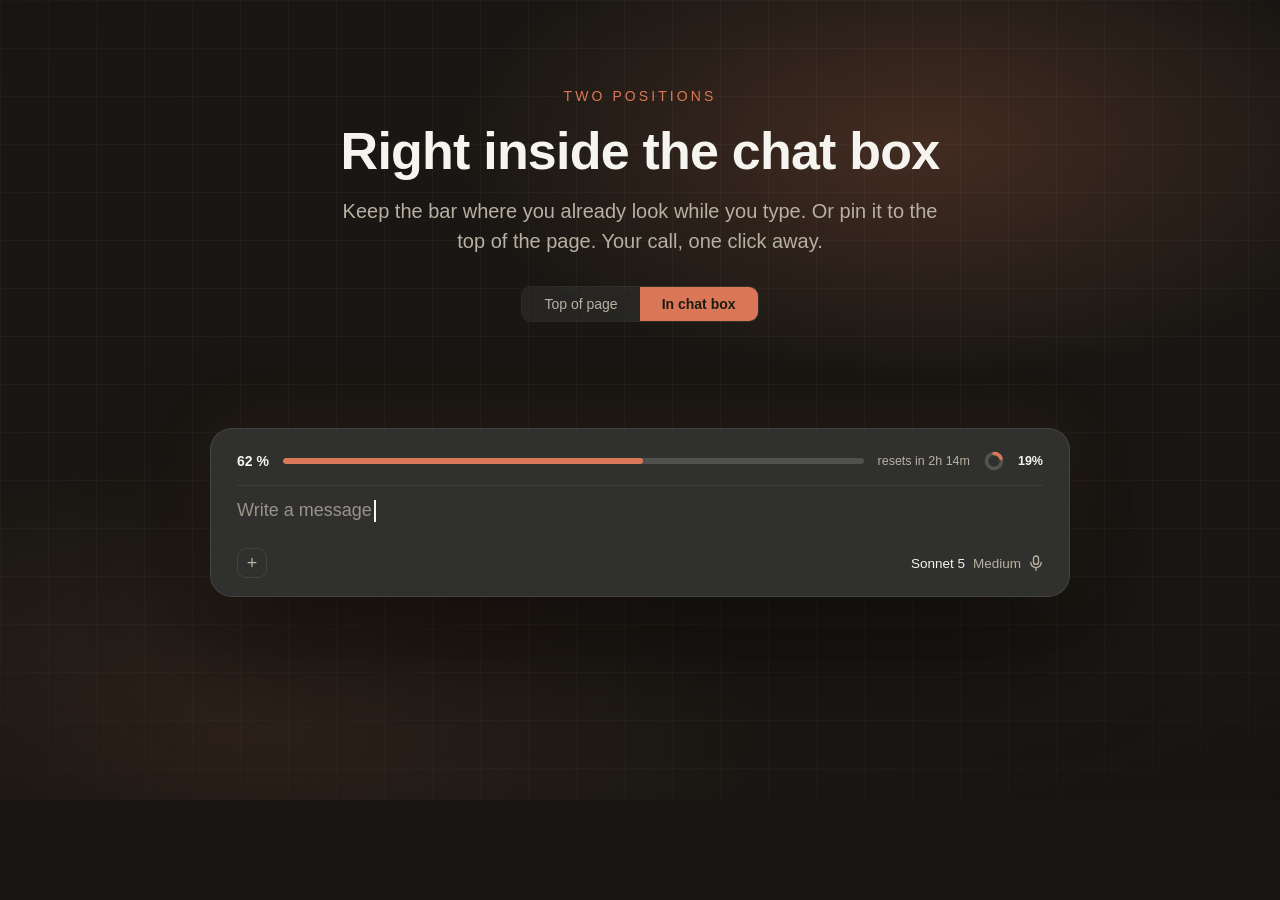
<file: marketing/templates/slide-04-inline.html>
<!doctype html>
<html><head><meta charset="utf-8">
<link rel="stylesheet" href="shared.css">
<style>
  body { width: 1280px; height: 800px; }
  .headwrap { position: absolute; top: 88px; left: 0; right: 0; text-align: center; }
  .headwrap .kicker { margin-bottom: 18px; }
  .headwrap h1 { margin-bottom: 16px; }
  .headwrap .sub { max-width: 620px; margin: 0 auto; }
  .seg { display: flex; gap: 0; margin: 30px auto 0; width: fit-content;
         border: 1px solid var(--hair); border-radius: 10px; overflow: hidden; font-size: 14px; }
  .seg span { padding: 9px 22px; color: var(--muted); background: rgba(48,48,46,.6); }
  .seg span.on { background: var(--coral); color: #1F1B14; font-weight: 600; }
  .stage { position: absolute; left: 50%; transform: translateX(-50%); top: 428px; }
  .composer { width: 860px; padding: 22px 26px 18px; box-shadow: 0 40px 110px rgba(0,0,0,.55), 0 0 70px rgba(217,119,87,.10); }
  .ubar.inline .pct { font-size: 14px; }
  .composer .ph { font-size: 18px; }
  .caret { display: inline-block; width: 2px; height: 22px; background: var(--cream); vertical-align: middle; margin-left: 2px; }
</style></head>
<body>
  <div class="bg"><div class="glow"></div><div class="grid"></div><div class="vignette"></div></div>

  <div class="headwrap">
    <div class="kicker">Two positions</div>
    <h1 class="head">Right inside the chat box</h1>
    <div class="sub">Keep the bar where you already look while you type. Or pin it to the top of the page. Your call, one click away.</div>
    <div class="seg"><span>Top of page</span><span class="on">In chat box</span></div>
  </div>

  <div class="stage">
    <div class="composer">
      <div class="ubar inline">
        <span class="pct">62 %</span>
        <span class="track"><span class="fill" style="width:62%"></span></span>
        <span class="reset">resets in 2h 14m</span>
        <svg width="20" height="20" viewBox="0 0 40 40"><circle cx="20" cy="20" r="15" fill="none" stroke="rgba(245,244,238,.18)" stroke-width="7"/><circle cx="20" cy="20" r="15" fill="none" stroke="#D97757" stroke-width="7" stroke-linecap="round" stroke-dasharray="17.9 94.25" transform="rotate(-90 20 20)"/></svg>
        <span class="pct" style="font-size:12.5px">19%</span>
      </div>
      <div class="ph">Write a message<span class="caret"></span></div>
      <div class="row">
        <span class="plus">+</span>
        <span class="model"><b>Sonnet 5</b> Medium
          <svg width="14" height="16" viewBox="0 0 14 16" fill="none" stroke="#B8B0A2" stroke-width="1.4" stroke-linecap="round"><rect x="4.5" y="1" width="5" height="8.4" rx="2.5"/><path d="M1.8 7.4a5.2 5.2 0 0 0 10.4 0M7 12.8v2.4"/></svg>
        </span>
      </div>
    </div>
  </div>
</body></html>
</file>
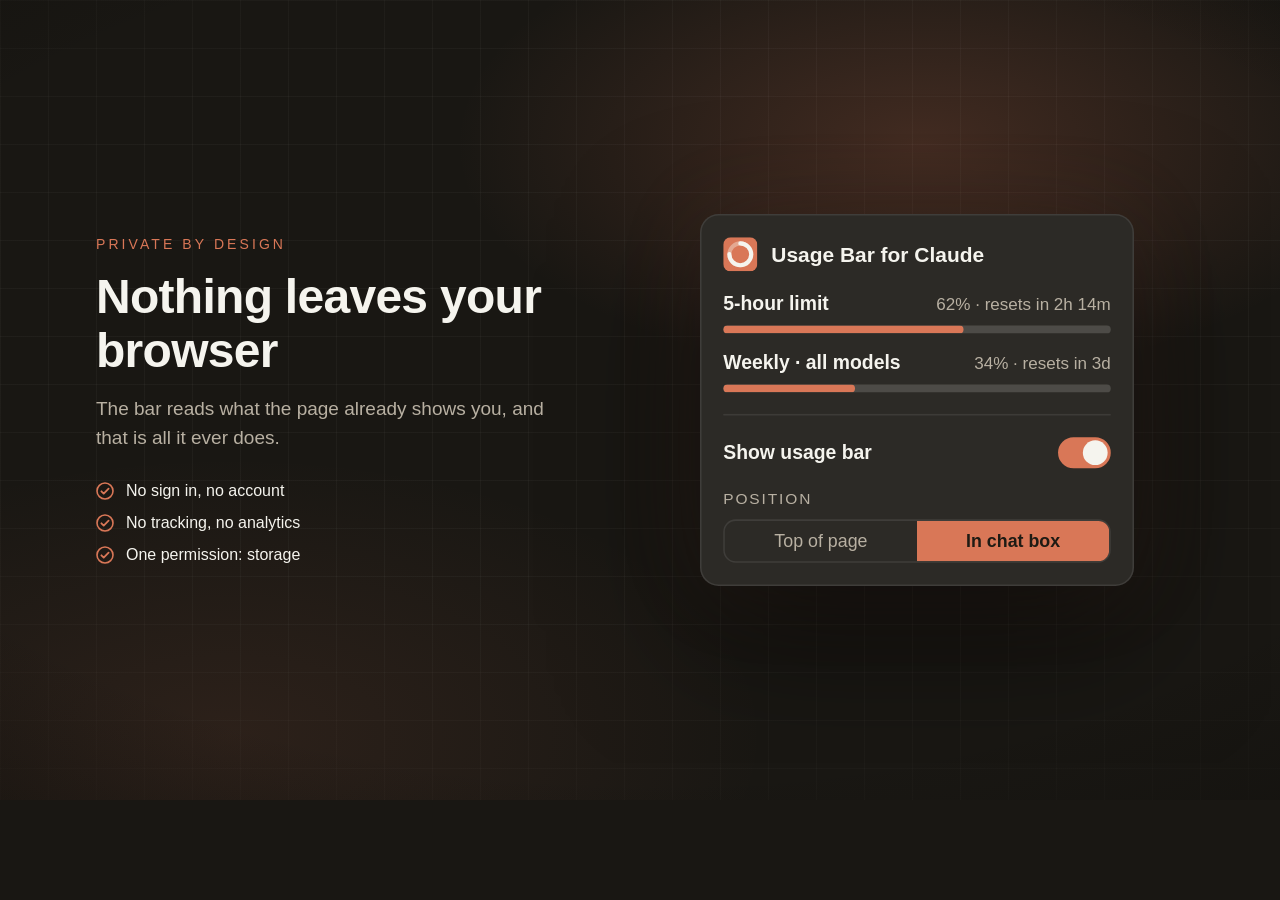
<file: marketing/templates/slide-05-private.html>
<!doctype html>
<html><head><meta charset="utf-8">
<link rel="stylesheet" href="shared.css">
<style>
  body { width: 1280px; height: 800px; }
  .copy { position: absolute; left: 96px; top: 0; bottom: 0; width: 470px;
          display: flex; flex-direction: column; justify-content: center; }
  .copy .kicker { margin-bottom: 18px; }
  .copy h1 { font-size: 48px; margin-bottom: 18px; }
  .copy .sub { font-size: 19px; margin-bottom: 30px; }
  .checks { display: flex; flex-direction: column; gap: 14px; font-size: 16px; color: var(--cream); }
  .checks div { display: flex; align-items: center; gap: 12px; }
  .checks svg { flex: none; }
  /* popup mock: 280px wide per DESIGN.md, scaled up 1.55x */
  .popupwrap { position: absolute; left: 700px; top: 50%; transform: translateY(-50%) scale(1.55); transform-origin: center left; }
  .popup { width: 280px; background: #2C2A26; border: 1px solid var(--hair); border-radius: 12px;
           padding: 14px; box-shadow: 0 30px 90px rgba(0,0,0,.55), 0 0 60px rgba(217,119,87,.10);
           font-variant-numeric: tabular-nums; }
  .popup .phead { display: flex; align-items: center; gap: 9px; margin-bottom: 14px; }
  .popup .phead .name { font-size: 13.5px; font-weight: 600; }
  .popup .prow .name { font-size: 12.5px; }
  .popup .prow .val { font-size: 11px; }
  .popup .prow { margin-bottom: 12px; }
  .divider { height: 1px; background: rgba(255,255,255,.08); margin: 14px 0; }
  .setrow { display: flex; align-items: center; justify-content: space-between; font-size: 12.5px; font-weight: 600; }
  .toggle { width: 34px; height: 20px; border-radius: 99px; background: var(--coral); position: relative; }
  .toggle::after { content: ""; position: absolute; top: 2px; right: 2px; width: 16px; height: 16px;
                   border-radius: 50%; background: var(--cream); }
  .poslabel { font-size: 10px; letter-spacing: .12em; text-transform: uppercase; color: var(--muted); margin: 14px 0 8px; }
  .seg { display: flex; border: 1px solid var(--hair); border-radius: 8px; overflow: hidden; font-size: 11.5px; }
  .seg span { flex: 1; text-align: center; padding: 7px 0; color: var(--muted); }
  .seg span.on { background: var(--coral); color: #1F1B14; font-weight: 600; }
</style></head>
<body>
  <div class="bg"><div class="glow"></div><div class="grid"></div><div class="vignette"></div></div>

  <div class="copy">
    <div class="kicker">Private by design</div>
    <h1 class="head">Nothing leaves your browser</h1>
    <div class="sub">The bar reads what the page already shows you, and that is all it ever does.</div>
    <div class="checks">
      <div><svg width="18" height="18" viewBox="0 0 18 18"><circle cx="9" cy="9" r="8" fill="none" stroke="#D97757" stroke-width="1.6"/><path d="M5.4 9.3l2.3 2.3 4.9-5" fill="none" stroke="#D97757" stroke-width="1.8" stroke-linecap="round" stroke-linejoin="round"/></svg>No sign in, no account</div>
      <div><svg width="18" height="18" viewBox="0 0 18 18"><circle cx="9" cy="9" r="8" fill="none" stroke="#D97757" stroke-width="1.6"/><path d="M5.4 9.3l2.3 2.3 4.9-5" fill="none" stroke="#D97757" stroke-width="1.8" stroke-linecap="round" stroke-linejoin="round"/></svg>No tracking, no analytics</div>
      <div><svg width="18" height="18" viewBox="0 0 18 18"><circle cx="9" cy="9" r="8" fill="none" stroke="#D97757" stroke-width="1.6"/><path d="M5.4 9.3l2.3 2.3 4.9-5" fill="none" stroke="#D97757" stroke-width="1.8" stroke-linecap="round" stroke-linejoin="round"/></svg>One permission: storage</div>
    </div>
  </div>

  <div class="popupwrap">
    <div class="popup">
      <div class="phead">
        <svg width="22" height="22" viewBox="0 0 128 128"><rect width="128" height="128" rx="28" fill="#D97757"/><circle cx="64" cy="64" r="41" fill="none" stroke="#F5F4EE" stroke-opacity=".39" stroke-width="15.4"/><circle cx="64" cy="64" r="41" fill="none" stroke="#F5F4EE" stroke-width="15.4" stroke-linecap="round" stroke-dasharray="193.2 257.6" transform="rotate(-90 64 64)"/></svg>
        <span class="name">Usage Bar for Claude</span>
      </div>
      <div class="prow">
        <div class="top"><span class="name">5-hour limit</span><span class="val">62% · resets in 2h 14m</span></div>
        <div class="bar"><i style="width:62%"></i></div>
      </div>
      <div class="prow">
        <div class="top"><span class="name">Weekly · all models</span><span class="val">34% · resets in 3d</span></div>
        <div class="bar"><i style="width:34%"></i></div>
      </div>
      <div class="divider"></div>
      <div class="setrow">Show usage bar <span class="toggle"></span></div>
      <div class="poslabel">Position</div>
      <div class="seg"><span>Top of page</span><span class="on">In chat box</span></div>
    </div>
  </div>
</body></html>
</file>
<file: popup.css>
:root {
  --pop-coral: #D97757;
  --pop-coral-deep: #C96442;
  --pop-bg: #FAF9F4;
  --pop-surface: #F0EEE6;
  --pop-track: #E8E6DC;
  --pop-seg-active: #FFFDF7;
  --pop-border: rgba(0, 0, 0, 0.1);
  --pop-fg: #1F1B14;
  --pop-fg-muted: #6E6658;
}

@media (prefers-color-scheme: dark) {
  :root {
    --pop-bg: #2C2A26;
    --pop-surface: #3A3631;
    --pop-track: #4A453F;
    --pop-seg-active: #514B44;
    --pop-border: rgba(255, 255, 255, 0.1);
    --pop-fg: #F0EDE5;
    --pop-fg-muted: #B8B0A2;
  }
}

* {
  box-sizing: border-box;
}

body {
  width: 280px;
  margin: 0;
  padding: 14px;
  font-family: "Helvetica Neue", Helvetica, Arial, sans-serif;
  font-variant-numeric: tabular-nums;
  font-size: 13px;
  background: var(--pop-bg);
  color: var(--pop-fg);
  user-select: none;
}

header {
  display: flex;
  align-items: center;
  gap: 8px;
  margin-bottom: 14px;
}

header .mark {
  width: 20px;
  height: 20px;
  flex: none;
}

header h1 {
  margin: 0;
  font-size: 14px;
  font-weight: 600;
}

/* usage readout */

.usage[hidden] {
  display: none;
}

.usage {
  display: flex;
  flex-direction: column;
  gap: 12px;
  padding: 12px;
  background: var(--pop-surface);
  border: 1px solid var(--pop-border);
  border-radius: 10px;
}

.usage-row {
  display: flex;
  flex-direction: column;
  gap: 6px;
}

.usage-head {
  display: flex;
  align-items: baseline;
  justify-content: space-between;
  gap: 8px;
}

.usage-label {
  font-size: 12px;
  color: var(--pop-fg-muted);
}

.usage-pct {
  font-size: 13px;
  font-weight: 600;
}

.usage-track {
  height: 4px;
  background: var(--pop-track);
  border-radius: 2px;
  overflow: hidden;
}

.usage-fill {
  height: 100%;
  width: 0%;
  border-radius: 2px;
  background: linear-gradient(90deg, var(--pop-coral) 0%, var(--pop-coral-deep) 100%);
}

.usage-meta {
  font-size: 11px;
  color: var(--pop-fg-muted);
  min-height: 13px;
}

.usage-empty {
  margin: 0;
  padding: 14px 12px;
  text-align: center;
  font-size: 12px;
  color: var(--pop-fg-muted);
  background: var(--pop-surface);
  border: 1px solid var(--pop-border);
  border-radius: 10px;
}

.rule {
  height: 1px;
  background: var(--pop-border);
  margin: 14px 0;
}

/* toggle row */

.toggle-row {
  display: flex;
  align-items: center;
  justify-content: space-between;
  gap: 8px;
  padding: 0 2px;
  cursor: pointer;
}

.switch {
  position: relative;
  display: inline-block;
  width: 36px;
  height: 20px;
  flex: none;
}

.switch input {
  position: absolute;
  opacity: 0;
  width: 100%;
  height: 100%;
  margin: 0;
  cursor: pointer;
}

.switch .track {
  position: absolute;
  inset: 0;
  border-radius: 10px;
  background: var(--pop-border);
  transition: background 0.12s ease-out;
  pointer-events: none;
}

.switch .track::after {
  content: "";
  position: absolute;
  top: 2px;
  left: 2px;
  width: 16px;
  height: 16px;
  border-radius: 50%;
  background: #fff;
  box-shadow: 0 1px 3px rgba(0, 0, 0, 0.25);
  transition: transform 0.12s ease-out;
}

.switch input:checked + .track {
  background: var(--pop-coral);
}

.switch input:checked + .track::after {
  transform: translateX(16px);
}

.switch input:focus-visible + .track {
  outline: 2px solid var(--pop-coral-deep);
  outline-offset: 2px;
}

/* position picker */

.section-label {
  margin: 14px 2px 8px;
  font-size: 11px;
  font-weight: 600;
  letter-spacing: 0.4px;
  text-transform: uppercase;
  color: var(--pop-fg-muted);
}

.segmented {
  display: grid;
  grid-template-columns: 1fr 1fr;
  gap: 3px;
  padding: 3px;
  background: var(--pop-surface);
  border: 1px solid var(--pop-border);
  border-radius: 9px;
}

.seg {
  display: flex;
  align-items: center;
  justify-content: center;
  gap: 6px;
  padding: 7px 6px;
  border-radius: 6px;
  font-size: 12px;
  color: var(--pop-fg-muted);
  cursor: pointer;
  transition: color 0.12s ease-out, background 0.12s ease-out;
}

.seg svg {
  width: 16px;
  height: 12px;
  flex: none;
}

.seg input {
  position: absolute;
  opacity: 0;
  pointer-events: none;
}

.seg:hover {
  color: var(--pop-fg);
}

.seg:has(input:checked) {
  background: var(--pop-seg-active);
  color: var(--pop-fg);
  box-shadow: 0 1px 2px rgba(0, 0, 0, 0.14);
}

.seg:has(input:focus-visible) {
  outline: 2px solid var(--pop-coral-deep);
  outline-offset: 1px;
}

/* footer */

footer {
  margin-top: 14px;
  text-align: center;
}

footer[hidden] {
  display: none;
}

footer a {
  font-size: 12px;
  color: var(--pop-fg-muted);
  text-decoration: none;
}

footer a:hover {
  color: var(--pop-coral-deep);
  text-decoration: underline;
}
</file>
<file: marketing/templates/shared.css>
/* Shared styles for Usage Bar for Claude marketing assets.
   Rendered by scripts/render_marketing.py via headless Chrome.
   Palette and type rules follow DESIGN.md: Helvetica everywhere, coral is
   the only accent, warm neutrals, sentence case, no em dashes. */

:root {
  --coral: #D97757;
  --coral-deep: #C96442;
  --cream: #F5F4EE;
  --muted: #B8B0A2;
  --faint: #8A8375;
  --ground: #191713;        /* deep warm black, page ground */
  --win: #211F1B;           /* browser chrome */
  --app: #262624;           /* claude.ai dark background */
  --surface: #30302E;       /* composer / cards inside the app */
  --panel: #2B2925;         /* hover panels */
  --hair: rgba(255,255,255,.09);
  --track: rgba(245,244,238,.16);
  /* context category steps, dark theme (DESIGN.md) */
  --cat-you: #F2B49E;
  --cat-claude: #E08E70;
  --cat-thinking: #D97757;
  --cat-tools: #B85F42;
  --cat-files: #96442E;
}

* { margin: 0; padding: 0; box-sizing: border-box; }

body {
  font-family: "Helvetica Neue", Helvetica, Arial, sans-serif;
  background: var(--ground);
  color: var(--cream);
  overflow: hidden;
  position: relative;
  -webkit-font-smoothing: antialiased;
}

/* ---------- backdrop: fine grid + coral glow + vignette ---------- */

.bg { position: absolute; inset: 0; }
.bg .grid {
  position: absolute; inset: 0;
  background-image:
    linear-gradient(rgba(245,244,238,.035) 1px, transparent 1px),
    linear-gradient(90deg, rgba(245,244,238,.035) 1px, transparent 1px);
  background-size: 48px 48px;
  -webkit-mask-image: radial-gradient(120% 90% at 50% 40%, #000 40%, transparent 100%);
}
.bg .glow {
  position: absolute; inset: 0;
  background:
    radial-gradient(52% 42% at 72% 18%, rgba(217,119,87,.22), transparent 70%),
    radial-gradient(60% 50% at 18% 92%, rgba(217,119,87,.10), transparent 70%);
}
.bg .vignette {
  position: absolute; inset: 0;
  background: radial-gradient(115% 95% at 50% 45%, transparent 55%, rgba(10,9,7,.6) 100%);
}

/* ---------- type ---------- */

.kicker {
  font-size: 14px; font-weight: 500;
  letter-spacing: .22em; text-transform: uppercase;
  color: var(--coral);
}
h1.head { font-size: 52px; font-weight: 600; letter-spacing: -.015em; line-height: 1.12; }
.sub { font-size: 20px; font-weight: 400; line-height: 1.5; color: var(--muted); }

/* ---------- browser window ---------- */

.win {
  position: relative;
  background: var(--win);
  border: 1px solid var(--hair);
  border-radius: 14px;
  box-shadow: 0 50px 140px rgba(0,0,0,.6), 0 0 90px rgba(217,119,87,.08);
  overflow: hidden;
}
.titlebar {
  display: flex; align-items: center;
  height: 44px; padding: 0 16px;
  background: #2A2723;
  border-bottom: 1px solid rgba(255,255,255,.06);
}
.dots { display: flex; gap: 8px; }
.dots i { width: 12px; height: 12px; border-radius: 50%; display: block; }
.dots i:nth-child(1) { background: #FF5F57; }
.dots i:nth-child(2) { background: #FEBC2E; }
.dots i:nth-child(3) { background: #28C840; }
.urlpill {
  margin: 0 auto;
  display: flex; align-items: center; gap: 7px;
  height: 26px; padding: 0 46px;
  border-radius: 8px;
  background: rgba(245,244,238,.07);
  font-size: 12.5px; color: var(--muted);
}
.urlpill svg { opacity: .7; }
.titlebar .puzzle { width: 12px; }
.appbody { background: var(--app); position: relative; }

/* claude.ai recreation */
.greeting {
  display: flex; align-items: center; justify-content: center; gap: 16px;
  font-family: Georgia, "Times New Roman", serif;
  font-size: 38px; color: var(--cream); letter-spacing: -.01em;
}
.composer {
  background: var(--surface);
  border: 1px solid var(--hair);
  border-radius: 22px;
  box-shadow: 0 8px 30px rgba(0,0,0,.25);
  padding: 18px 20px 14px;
}
.composer .ph { font-size: 17px; color: #9A938A; }
.composer .row {
  display: flex; align-items: center; margin-top: 26px;
  font-size: 13.5px; color: var(--muted);
}
.composer .plus {
  width: 30px; height: 30px; border-radius: 9px;
  border: 1px solid var(--hair);
  display: flex; align-items: center; justify-content: center;
  font-size: 18px; font-weight: 400; color: var(--muted);
}
.composer .model { margin-left: auto; display: flex; align-items: center; gap: 8px; }
.composer .model b { font-weight: 500; color: var(--cream); }

/* ---------- the usage bar ---------- */

.ubar {
  display: flex; align-items: center; gap: 14px;
  padding: 11px 18px;
  border-radius: 14px;
  background: rgba(48,48,46,.92);
  border: 1px solid var(--hair);
  box-shadow: 0 10px 34px rgba(0,0,0,.35);
  font-variant-numeric: tabular-nums;
}
.ubar .pct { font-size: 15px; font-weight: 600; white-space: nowrap; }
.ubar .track { display: block; flex: 1; height: 6px; border-radius: 99px; background: var(--track); overflow: hidden; }
.ubar .fill { display: block; height: 100%; border-radius: 99px; background: var(--coral); }
.ubar .reset { font-size: 12.5px; color: var(--muted); white-space: nowrap; }
/* inline variant: hairline strip inside the composer, above the text */
.ubar.inline {
  background: transparent; border: none; box-shadow: none;
  padding: 0 0 14px; margin-bottom: 14px;
  border-radius: 0;
  border-bottom: 1px solid rgba(255,255,255,.07);
}

/* ---------- hover panels ---------- */

.panel {
  background: var(--panel);
  border: 1px solid var(--hair);
  border-radius: 14px;
  padding: 20px 22px;
  box-shadow: 0 30px 80px rgba(0,0,0,.5);
  font-variant-numeric: tabular-nums;
}
.panel .ptitle {
  font-size: 11.5px; font-weight: 500;
  letter-spacing: .13em; text-transform: uppercase;
  color: var(--muted);
  margin-bottom: 16px;
}
.prow { margin-bottom: 16px; }
.prow:last-child { margin-bottom: 0; }
.prow .top { display: flex; justify-content: space-between; align-items: baseline; margin-bottom: 7px; }
.prow .name { font-size: 14px; font-weight: 600; }
.prow .val { font-size: 12.5px; color: var(--muted); }
.prow .bar { height: 5px; border-radius: 99px; background: var(--track); overflow: hidden; }
.prow .bar i { display: block; height: 100%; border-radius: 99px; background: var(--coral); }

/* context panel */
.ctxhead { display: flex; align-items: center; gap: 18px; margin-bottom: 18px; }
.ctxhead .lines { font-size: 13.5px; line-height: 1.65; font-weight: 600; }
.ctxhead .lines span { display: block; }
.crow {
  display: flex; align-items: center; justify-content: space-between;
  padding: 8px 0 7px;
  border-bottom: 1px solid rgba(255,255,255,.06);
  font-size: 13px;
}
.crow:last-child { border-bottom: none; }
.crow .dot { width: 8px; height: 8px; border-radius: 50%; margin-right: 9px; }
.crow .lbl { display: flex; align-items: center; font-weight: 600; }
.crow .num { color: var(--muted); }

/* ---------- logo mark (matches icon.py geometry) ---------- */

.mark { display: block; }

/* ---------- footer lockup for ads ---------- */

.lockup { display: flex; align-items: center; gap: 12px; }
.lockup .name { font-size: 16px; font-weight: 600; }
.lockup .meta { font-size: 13px; color: var(--muted); }
</file>
